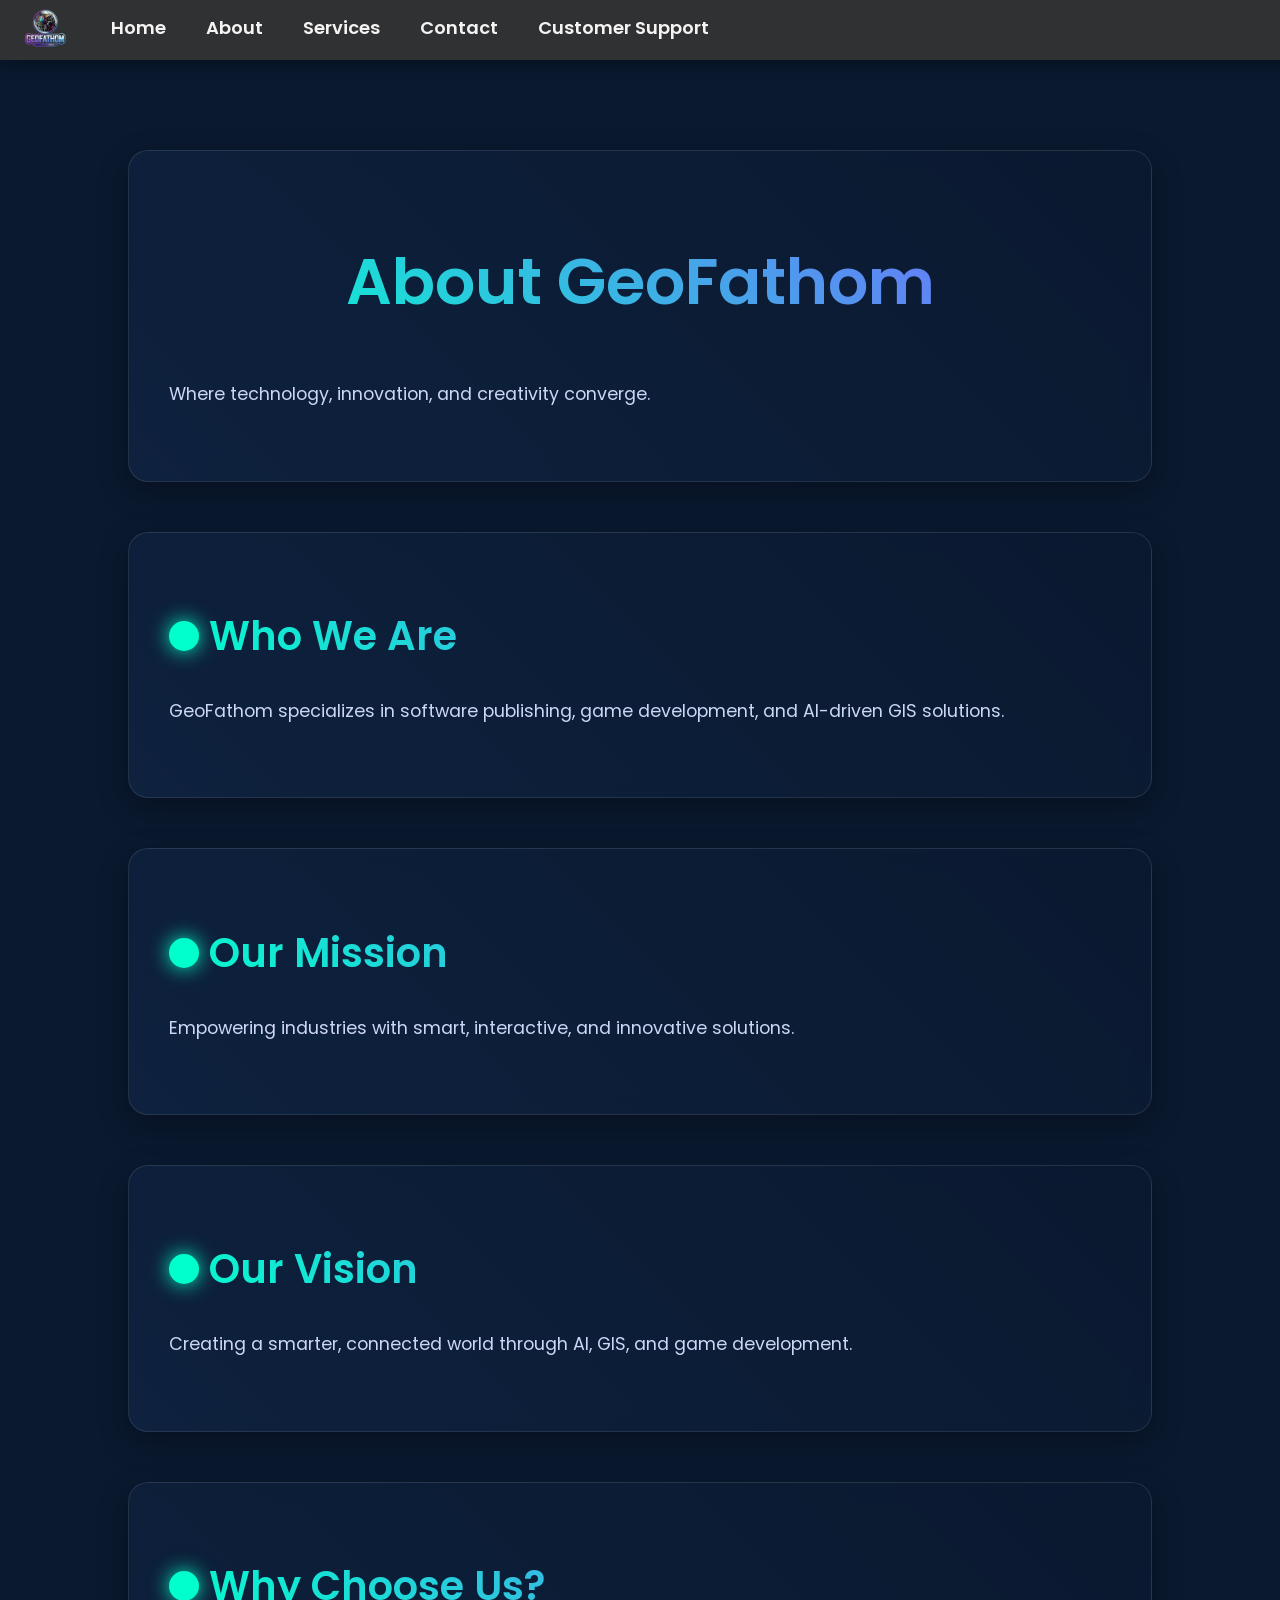
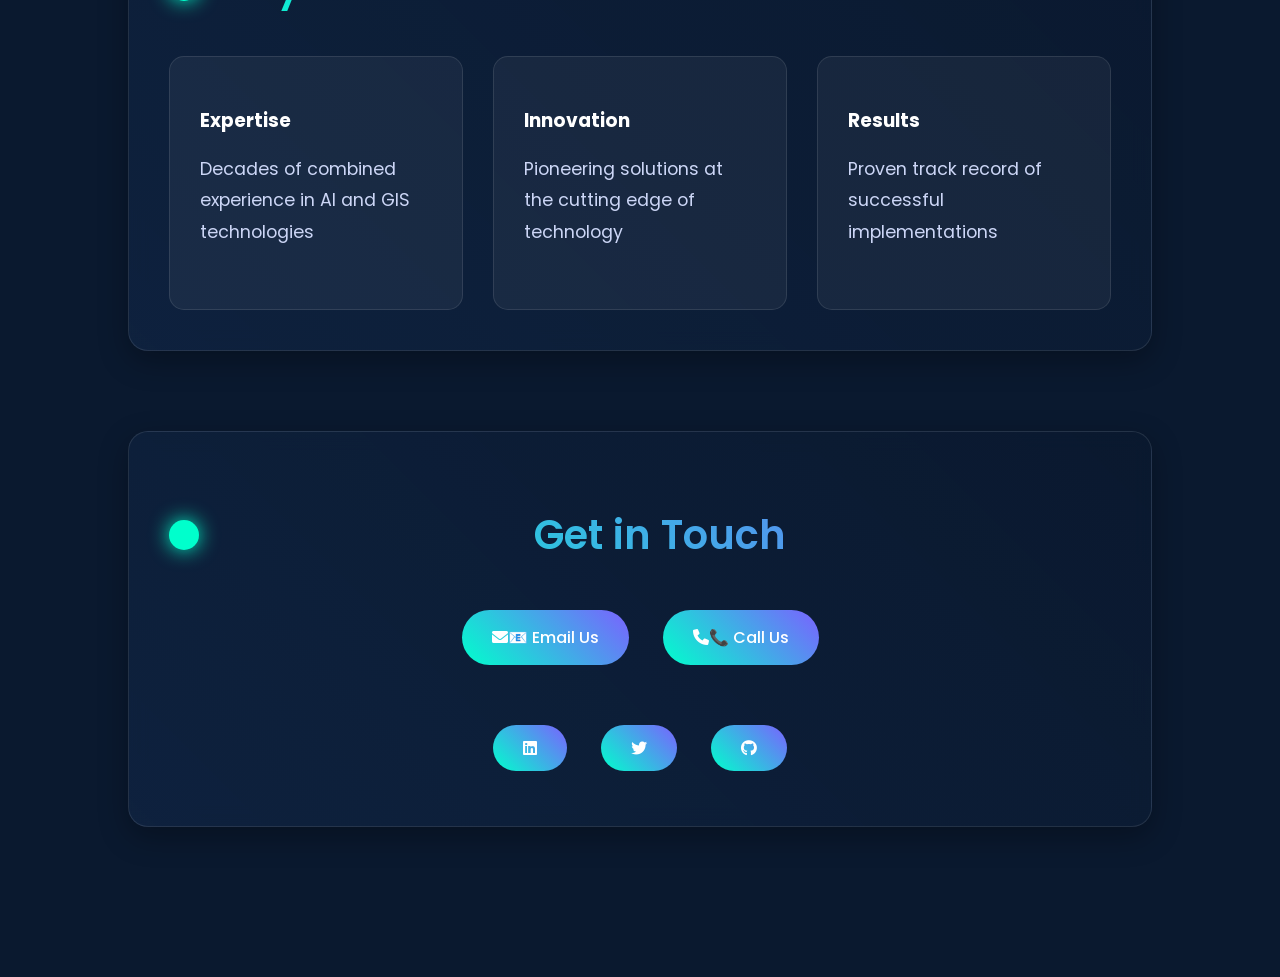
<file: about/index.html>
<!DOCTYPE html>
<html lang="en">
<head>
    <meta charset="UTF-8">
    <meta name="viewport" content="width=device-width, initial-scale=1.0">
    <title>About Us - GeoFathom</title>
    <link rel="stylesheet" href="https://cdnjs.cloudflare.com/ajax/libs/font-awesome/6.0.0/css/all.min.css">
    <link href="https://fonts.googleapis.com/css2?family=Poppins:wght@300;400;600&display=swap" rel="stylesheet">
    <script src="https://code.jquery.com/jquery-3.6.0.min.js"></script>
    <link rel="stylesheet" href="/src/assets/css/styles.css">
    <link rel="stylesheet" href="/src/assets/css/about.css"> 
</head>
<body>
    <canvas id="bgCanvas"></canvas>
     <!-- Navigation Bar -->
     <div id="navbar">
        <div class="nav-container">
            <img src="/src/assets/images/logo.png"   alt="">
            <a href="/" class="nav-link">Home</a>
            <a href="/about/" class="nav-link">About</a>
            <a href="/services/" class="nav-link">Services</a>
            <a href="/contact/" class="nav-link">Contact</a>
            <a href="/customer/contact/" class="nav-link">Customer Support</a>
        </div>
    </div>
    <div class="container">
        <div class="section visible">
            <h1>About GeoFathom</h1>
            <p class="tagline">Where technology, innovation, and creativity converge.</p>
        </div>

        <div class="section visible">
            <h2>Who We Are</h2>
            <p>GeoFathom specializes in software publishing, game development, and AI-driven GIS solutions.</p>
        </div>

        <div class="section visible">
            <h2>Our Mission</h2>
            <p>Empowering industries with smart, interactive, and innovative solutions.</p>
        </div>

        <div class="section visible">
            <h2>Our Vision</h2>
            <p>Creating a smarter, connected world through AI, GIS, and game development.</p>
        </div>

        <div class="section visible">
            <h2>Why Choose Us?</h2>
            <div class="grid">
                <div class="card">
                    <h3>Expertise</h3>
                    <p>Decades of combined experience in AI and GIS technologies</p>
                </div>
                <div class="card">
                    <h3>Innovation</h3>
                    <p>Pioneering solutions at the cutting edge of technology</p>
                </div>
                <div class="card">
                    <h3>Results</h3>
                    <p>Proven track record of successful implementations</p>
                </div>
            </div>
        </div>

        <div class="section contact visible">
            <h2>Get in Touch</h2>
            <a href="mailto:info@geofathom.com">
                <i class="fas fa-envelope"></i>
                📧 Email Us
            </a>
            <a href="tel:+923251185046">
                <i class="fas fa-phone"></i>
                📞 Call Us
            </a>
            <div class="socials" style="margin-top: 30px;">
                <a href="#" class="social-icon"><i class="fab fa-linkedin"></i></a>
                <a href="#" class="social-icon"><i class="fab fa-twitter"></i></a>
                <a href="#" class="social-icon"><i class="fab fa-github"></i></a>
            </div>
        </div>
    </div>

    
</body>
</html>
</file>
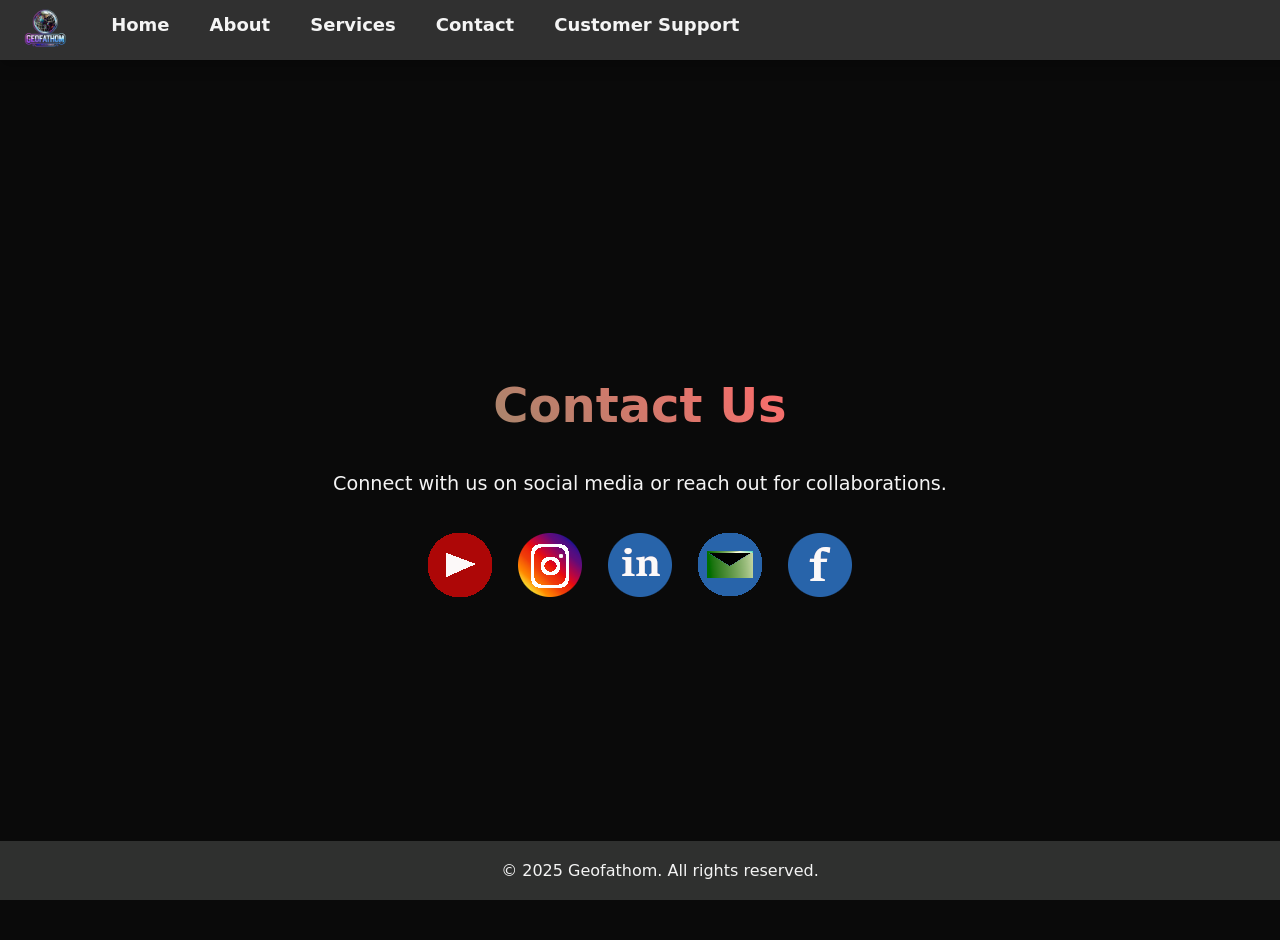
<file: contact/index.html>
<!DOCTYPE html>
<html lang="en">
<head>
    <meta charset="UTF-8">
    <meta name="viewport" content="width=device-width, initial-scale=1.0">
    <title>Contact Us - Geofathom</title>
    <link rel="stylesheet" href="/src/assets/css/styles.css">
    <link rel="stylesheet" href="/src/assets/css/contact.css">
</head>
<body>
    <!-- Navigation Bar -->
    <div id="navbar">
        <div class="nav-container">
            <img src="/src/assets/images/logo.png"   alt="">
            <a href="/" class="nav-link">Home</a>
            <a href="/about/" class="nav-link">About</a>
            <a href="/services/" class="nav-link">Services</a>
            <a href="/contact/" class="nav-link">Contact</a>
            <a href="/customer/contact/" class="nav-link">Customer Support</a>
        </div>
    </div>

    <!-- Contact Section -->
    <div class="contact-section">
        <h1>Contact Us</h1>
        <p>Connect with us on social media or reach out for collaborations.</p>
        <div class="social-links">
            <a href="https://www.youtube.com/@GeoFathom" class="social-link" target="_blank"><img src="/src/assets/Icons/youtube.png" alt=""></a> <!-- YouTube -->
            <a href="https://www.instagram.com/geofathom" class="social-link" target="_blank"><img src="/src/assets/Icons/instagram.png" alt=""></a> <!-- Instagram -->
            <a href="https://linkedin.com/company/geofathom-smc-private-limited" class="social-link" target="_blank"><img src="/src/assets/Icons/linkedin.png" alt=""></a> <!-- LinkedIn -->
            <a href="mailto:info@geofathom.com" class="social-link" target="_blank"><img src="/src/assets/Icons/Mail.png" alt=""></a> <!-- Email -->
            <a href="https://www.facebook.com/geofathomofficialpage" class="social-link" target="_blank"><img src="/src/assets/Icons/Facebook.png" alt=""></a> <!-- Facebook -->
        </div>
    </div>

    <!-- Footer -->
    <div class="footer">
        &copy; 2025 Geofathom. All rights reserved.
    </div>

    <!-- Canvas for Background Animation -->
    <canvas id="canvas1"></canvas>
</body>
</html>
</file>
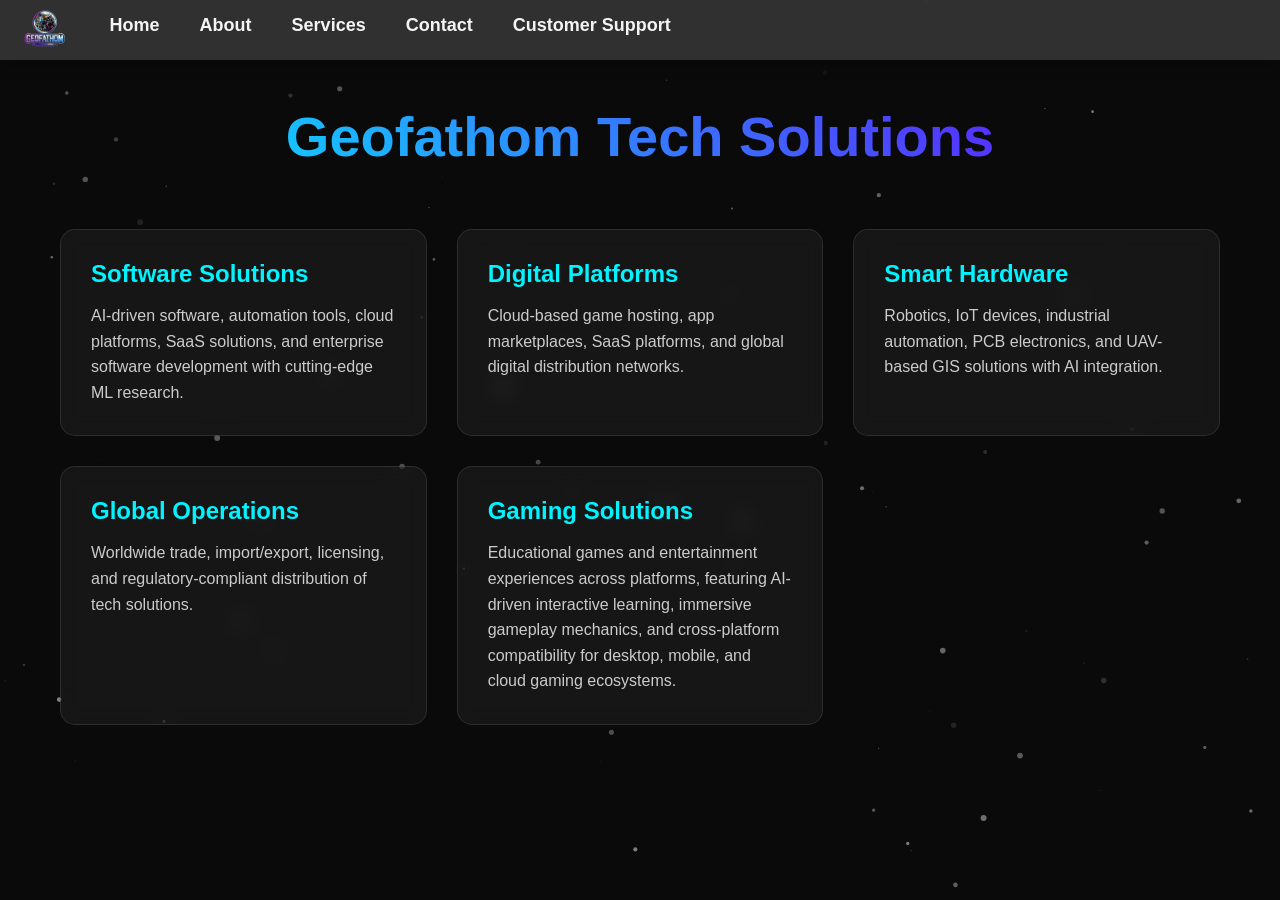
<file: services/index.html>
<!DOCTYPE html>
<html lang="en">
<head>
    <meta charset="UTF-8">
    <meta name="viewport" content="width=device-width, initial-scale=1.0">
    <title>Tech Solutions - Next-Gen Innovation</title>
    <script src="https://code.jquery.com/jquery-3.6.0.min.js"></script>
    <link rel="stylesheet" href="/src/assets/css/styles.css">
    <link rel="stylesheet" href="/src/assets/css/services.css">
</head>
<body>
     <!-- Navigation Bar --> 
     <div id="navbar">
        <div class="nav-container">
            <img src="/src/assets/images/logo.png"   alt="">
            <a href="/" class="nav-link">Home</a>
            <a href="/about/" class="nav-link">About</a>
            <a href="/services/" class="nav-link">Services</a>
            <a href="/contact/" class="nav-link">Contact</a>
            <a href="/customer/contact/" class="nav-link">Customer Support</a>
        </div>
    </div>
    <canvas class="canvas-bg" id="canvas"></canvas>

    <div class="container">
        <div class="section-header">
            <h1>Geofathom Tech Solutions</h1>
        </div>

        <div class="service-grid">
            <!-- Software Solutions -->
            <div class="service-card gradient-border">
                <h2>Software Solutions</h2>
                <p>AI-driven software, automation tools, cloud platforms, SaaS solutions, and enterprise software development with cutting-edge ML research.</p>
            </div>

            <!-- Digital Distribution -->
            <div class="service-card gradient-border">
                <h2>Digital Platforms</h2>
                <p>Cloud-based game hosting, app marketplaces, SaaS platforms, and global digital distribution networks.</p>
            </div>

            <!-- Hardware & IoT -->
            <div class="service-card gradient-border">
                <h2>Smart Hardware</h2>
                <p>Robotics, IoT devices, industrial automation, PCB electronics, and UAV-based GIS solutions with AI integration.</p>
            </div>

            <!-- Global Trade -->
            <div class="service-card gradient-border">
                <h2>Global Operations</h2>
                <p>Worldwide trade, import/export, licensing, and regulatory-compliant distribution of tech solutions.</p>
            </div>

            <!-- Gaming Solutions -->
<div class="service-card gradient-border">
    <h2>Gaming Solutions</h2>
    <p>Educational games and entertainment experiences across platforms, featuring AI-driven interactive learning, immersive gameplay mechanics, and cross-platform compatibility for desktop, mobile, and cloud gaming ecosystems.</p>
</div>
        </div>
    </div>

    <script>
        // Canvas Background Animation
        const canvas = document.getElementById('canvas');
        const ctx = canvas.getContext('2d');
        
        function resizeCanvas() {
            canvas.width = window.innerWidth;
            canvas.height = window.innerHeight;
        }
        
        window.addEventListener('resize', resizeCanvas);
        resizeCanvas();

        // Particle System
        class Particle {
            constructor() {
                this.reset();
            }

            reset() {
                this.x = Math.random() * canvas.width;
                this.y = Math.random() * canvas.height;
                this.vx = (Math.random() - 0.5) * 0.5;
                this.vy = (Math.random() - 0.5) * 0.5;
                this.radius = Math.random() * 3;
                this.alpha = Math.random() * 0.5;
            }

            draw() {
                ctx.fillStyle = `rgba(255, 255, 255, ${this.alpha})`;
                ctx.beginPath();
                ctx.arc(this.x, this.y, this.radius, 0, Math.PI * 2);
                ctx.fill();
            }

            update() {
                this.x += this.vx;
                this.y += this.vy;
                
                if (this.x < 0 || this.x > canvas.width || 
                    this.y < 0 || this.y > canvas.height) {
                    this.reset();
                }
            }
        }

        const particles = Array(100).fill().map(() => new Particle());

        function animate() {
            ctx.fillStyle = '#0a0a0a';
            ctx.fillRect(0, 0, canvas.width, canvas.height);

            particles.forEach(particle => {
                particle.update();
                particle.draw();
            });

            requestAnimationFrame(animate);
        }
        animate();

        // Scroll Animations
        $(document).ready(function() {
            $(window).scroll(function() {
                $('.section-header').each(function() {
                    if ($(this).offset().top < $(window).scrollTop() + $(window).height() - 100) {
                        $(this).addClass('active');
                    }
                });

                $('.service-card').each(function(i) {
                    if ($(this).offset().top < $(window).scrollTop() + $(window).height() - 100) {
                        setTimeout(() => {
                            $(this).addClass('active');
                        }, i * 200);
                    }
                });
            }).scroll();
        });

        // Hover Effect
        $('.service-card').hover(
            function() {
                $(this).css('transform', 'translateY(-10px)');
            },
            function() {
                $(this).css('transform', 'translateY(0)');
            }
        );
    </script>
</body>
</html>
</file>
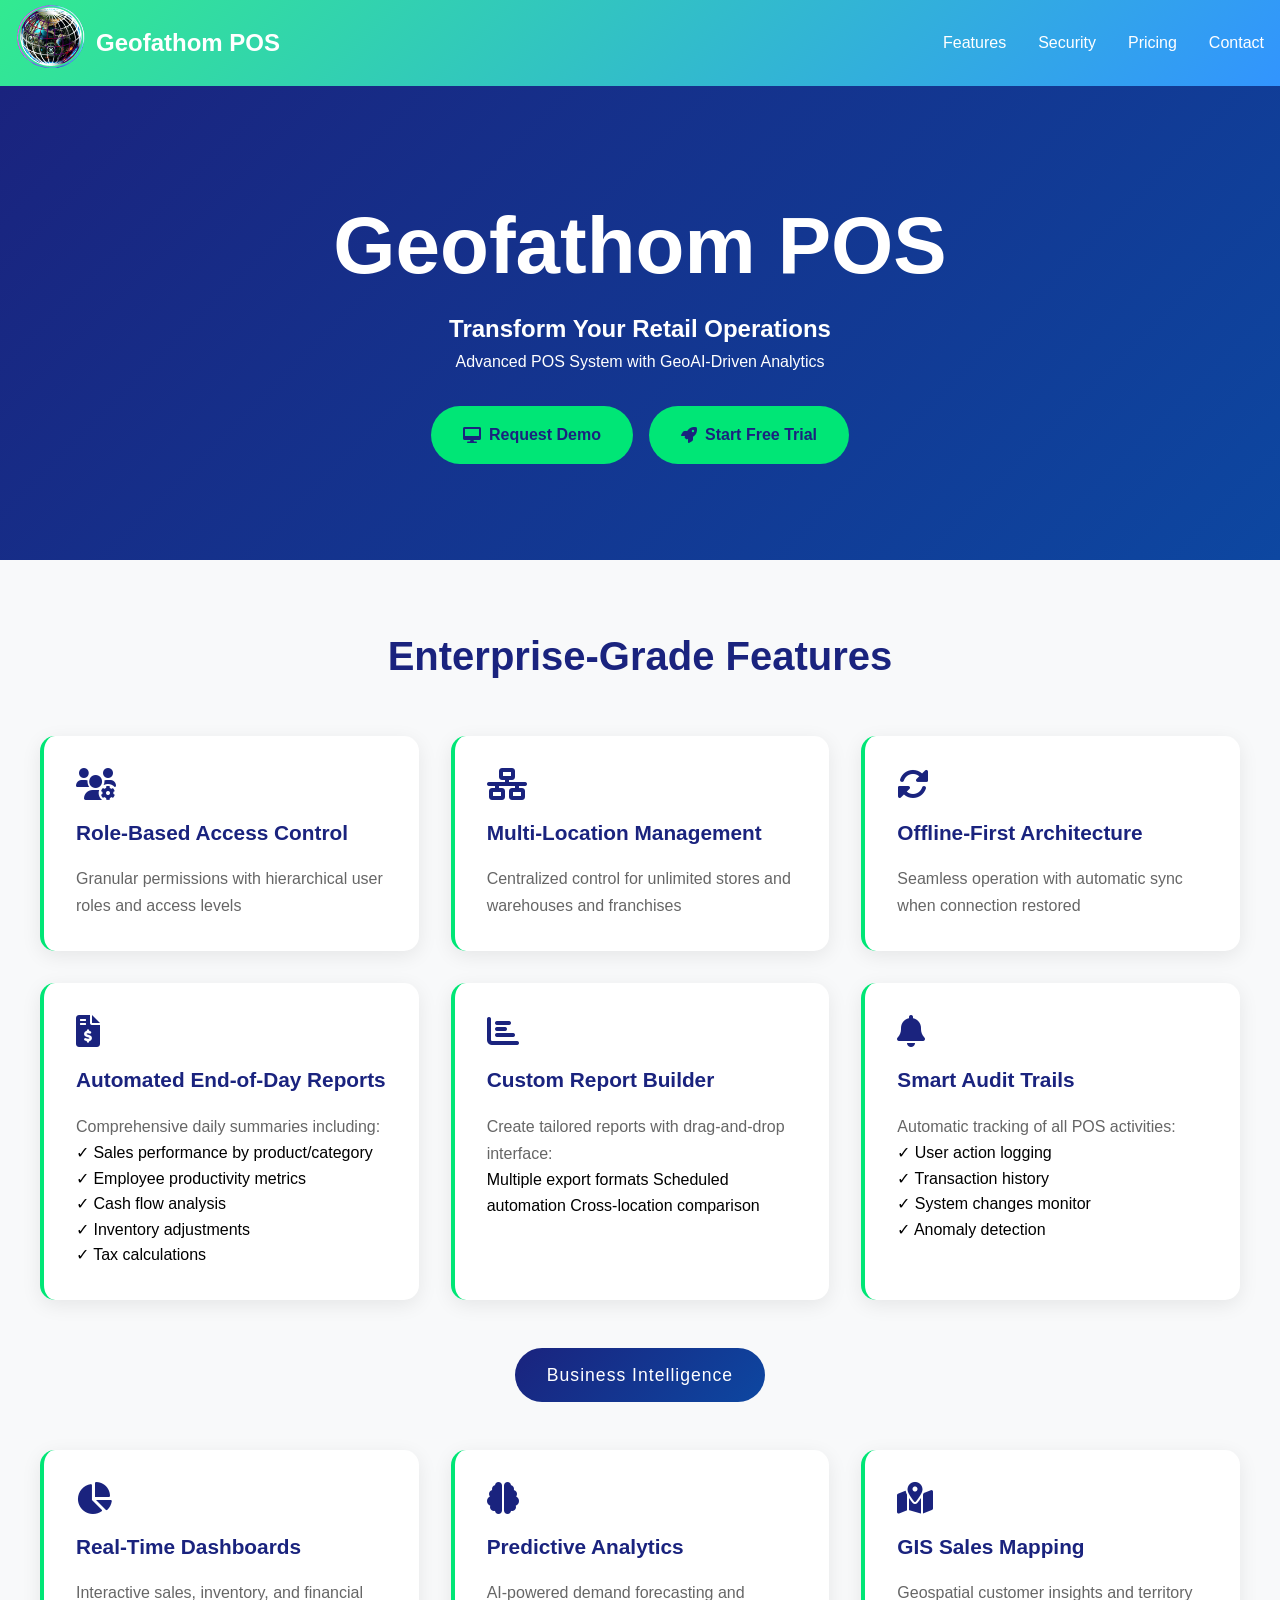
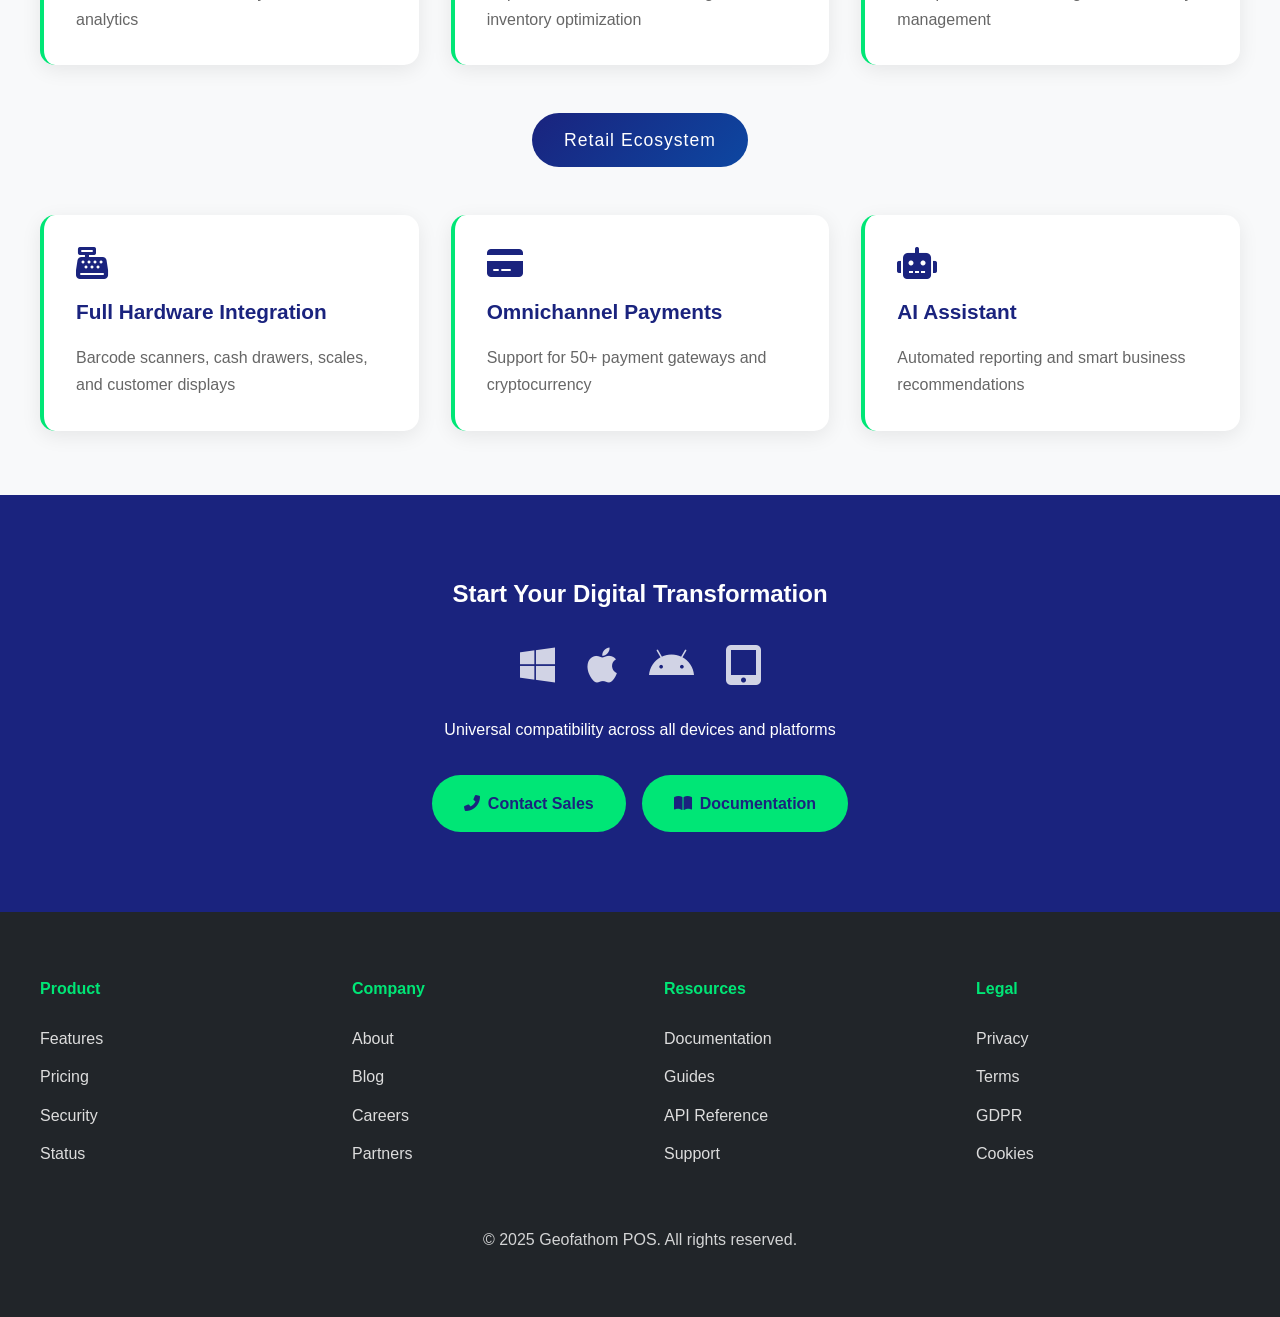
<file: store/geofathompos/index.html>
<!DOCTYPE html>
<html lang="en">
<head>
    <meta charset="UTF-8">
    <meta name="viewport" content="width=device-width, initial-scale=1.0">
    <title>Geofathom POS - Intelligent Retail Management System</title>
    <link rel="stylesheet" href="https://cdnjs.cloudflare.com/ajax/libs/font-awesome/6.0.0/css/all.min.css">
    <style>
        :root {
            --primary: #1a237e;
            --secondary: #00e676;
            --accent: #0d47a1;
            --light: #f8f9fa;
            --dark: #212529;
        }

        * {
            margin: 0;
            padding: 0;
            box-sizing: border-box;
            font-family: 'Segoe UI', Tahoma, Geneva, Verdana, sans-serif;
        }

        body {
            background-color: var(--light);
            line-height: 1.6;
        }

        .navbar {
            background: linear-gradient(135deg, rgba(0,230,118, 0.8),  rgba(0, 123, 255, 0.8)); 
            padding: 0.1rem 1rem;
            color: white;
            display: flex;
            justify-content: space-between;
            align-items: center;
            position: sticky;
            top: 0;
            z-index: 1000; 
            backdrop-filter: blur(10px); /* Optional: adds a nice blur effect */

        }
        .navbar #logo_appName{
            display: flex;
            flex-direction: row;
            align-items: center;
            font-size: auto;
        }

        .logo-img {
            height: 70px; /* Adjust size as needed */
            width: auto;
            margin-right: 10px;
        }

        .logo {
            font-size: 1.8rem;
            font-weight: 700;
            letter-spacing: 1px;
        }

        .nav-links {
            display: flex;
            gap: 2rem;
        }

        .nav-links a {
            color: white;
            text-decoration: none;
            font-weight: 500;
            transition: opacity 0.3s;
        }

        .nav-links a:hover {
            opacity: 0.8;
        }

        .hero {
            padding: 6rem 2rem;
            background: linear-gradient(135deg, var(--primary), var(--accent));
            color: white;
            text-align: center;
        }

        .hero #appName{
            font-size: 5rem;
        }

        .hero img {
            max-width: 400px;
            width: 100%;
            height: auto;
            margin-bottom: 2rem;
        }

        .cta-buttons {
            margin-top: 2rem;
            display: flex;
            gap: 1rem;
            justify-content: center;
            flex-wrap: wrap;
        }

        .btn {
            padding: 1rem 2rem;
            border-radius: 30px;
            text-decoration: none;
            font-weight: 600;
            transition: all 0.3s;
            display: inline-flex;
            align-items: center;
            gap: 0.5rem;
        }

        .btn-primary {
            background: var(--secondary);
            color: var(--primary);
        }

        .btn-primary:hover {
            transform: translateY(-2px);
            box-shadow: 0 5px 15px rgba(0,230,118,0.3);
        }

        .features {
            padding: 4rem 2rem;
        }

        .feature-section-title {
            text-align: center;
            margin-bottom: 3rem;
            font-size: 2.5rem;
            color: var(--primary);
        }

        .category-badge {
            background: linear-gradient(135deg, var(--primary), var(--accent));
            color: white;
            padding: 0.8rem 2rem;
            border-radius: 30px;
            margin: 3rem auto;
            width: fit-content;
            font-size: 1.1rem;
            letter-spacing: 1px;
        }

        .feature-grid {
            display: grid;
            grid-template-columns: repeat(auto-fit, minmax(300px, 1fr));
            gap: 2rem;
            max-width: 1200px;
            margin: 0 auto;
        }

        .feature-item {
            background: white;
            padding: 2rem;
            border-radius: 15px;
            box-shadow: 0 5px 20px rgba(0,0,0,0.08);
            transition: all 0.3s;
            border-left: 4px solid var(--secondary);
        }

        .feature-item:hover {
            transform: translateY(-5px);
            box-shadow: 0 10px 25px rgba(0,0,0,0.12);
        }

        .feature-icon {
            font-size: 2rem;
            color: var(--primary);
            margin-bottom: 1rem;
        }

        .feature-text h3 {
            color: var(--primary);
            margin-bottom: 1rem;
            font-size: 1.3rem;
        }

        .feature-text p {
            color: #666;
            line-height: 1.7;
        }

        .cta-section {
            padding: 5rem 2rem;
            background: var(--primary);
            color: white;
            text-align: center;
        }

        .platform-support {
            display: flex;
            justify-content: center;
            gap: 2rem;
            margin: 2rem 0;
            flex-wrap: wrap;
        }

        .platform-support i {
            font-size: 2.5rem;
            opacity: 0.8;
            transition: all 0.3s;
        }

        .platform-support i:hover {
            opacity: 1;
            transform: scale(1.1);
        }

        footer {
            background: var(--dark);
            color: white;
            padding: 4rem 2rem;
        }

        .footer-content {
            max-width: 1200px;
            margin: 0 auto;
            display: grid;
            grid-template-columns: repeat(auto-fit, minmax(250px, 1fr));
            gap: 3rem;
        }

        .footer-section h4 {
            margin-bottom: 1.5rem;
            color: var(--secondary);
        }

        .footer-section a {
            color: #ddd;
            text-decoration: none;
            display: block;
            margin-bottom: 0.8rem;
            transition: color 0.3s;
        }

        .footer-section a:hover {
            color: var(--secondary);
        }

        @media (max-width: 768px) {
            .nav-links {
                display: none;
            }
            
            .hero h1 {
                font-size: 1.5rem;
            }

            .hero #appName{
                font-size: 3rem;
            }
            
            .feature-section-title {
                font-size: 2rem;
            }
        }
    </style>
</head>
<body>
    <nav class="navbar">
        <div id="logo_appName">
            <div class="logo">
                <img src="/src/assets/images/logo circular.png" alt="Geofathom Logo" class="logo-img">
            </div>
            <h1>Geofathom POS</h1>
        </div>
      
        <div class="nav-links">
            <a href="#features">Features</a>
            <a href="#security">Security</a>
            <a href="#pricing">Pricing</a>
            <a href="#contact">Contact</a>
        </div>
    </nav>

    <section class="hero"> 
        <h1 id="appName">Geofathom POS</h1> 
        <h1>Transform Your Retail Operations</h1>
        <p>Advanced POS System with GeoAI-Driven Analytics</p>
        <div class="cta-buttons">
            <a href="#demo" class="btn btn-primary">
                <i class="fas fa-desktop"></i> Request Demo
            </a>
            <a href="#trial" class="btn btn-primary">
                <i class="fas fa-rocket"></i> Start Free Trial
            </a>
        </div>
    </section>

 

    <section class="features" id="features">
        <h2 class="feature-section-title">Enterprise-Grade Features</h2> 
        <div class="feature-grid">
            <div class="feature-item">
                <i class="fas fa-users-cog feature-icon"></i>
                <div class="feature-text">
                    <h3>Role-Based Access Control</h3>
                    <p>Granular permissions with hierarchical user roles and access levels</p>
                </div>
            </div>
            <div class="feature-item">
                <i class="fas fa-network-wired feature-icon"></i>
                <div class="feature-text">
                    <h3>Multi-Location Management</h3>
                    <p>Centralized control for unlimited stores and warehouses and franchises</p>
                </div>
            </div>
            <div class="feature-item">
                <i class="fas fa-sync-alt feature-icon"></i>
                <div class="feature-text">
                    <h3>Offline-First Architecture</h3>
                    <p>Seamless operation with automatic sync when connection restored</p>
                </div>
            </div>
 
                <div class="feature-item">
                    <i class="fas fa-file-invoice-dollar feature-icon"></i>
                    <div class="feature-text">
                        <h3>Automated End-of-Day Reports</h3>
                        <p>Comprehensive daily summaries including:
                            <ul style="list-style: none; padding-left: 0;">
                                <li>✓ Sales performance by product/category</li>
                                <li>✓ Employee productivity metrics</li>
                                <li>✓ Cash flow analysis</li>
                                <li>✓ Inventory adjustments</li>
                                <li>✓ Tax calculations</li>
                            </ul>
                        </p>
                    </div>
                </div>
                <div class="feature-item">
                    <i class="fas fa-chart-bar feature-icon"></i>
                    <div class="feature-text">
                        <h3>Custom Report Builder</h3>
                        <p>Create tailored reports with drag-and-drop interface:
                            <div class="report-features">
                                <span class="report-badge">Multiple export formats</span>
                                <span class="report-badge">Scheduled automation</span>
                                <span class="report-badge">Cross-location comparison</span>
                            </div>
                        </p>
                    </div>
                </div>
                <div class="feature-item">
                    <i class="fas fa-bell feature-icon"></i>
                    <div class="feature-text">
                        <h3>Smart Audit Trails</h3>
                        <p>Automatic tracking of all POS activities:
                            <ul style="list-style: none; padding-left: 0;">
                                <li>✓ User action logging</li>
                                <li>✓ Transaction history</li>
                                <li>✓ System changes monitor</li>
                                <li>✓ Anomaly detection</li>
                            </ul>
                        </p>
                    </div>
                </div> 

        </div>

        <div class="category-badge">Business Intelligence</div>
        <div class="feature-grid">
            <div class="feature-item">
                <i class="fas fa-chart-pie feature-icon"></i>
                <div class="feature-text">
                    <h3>Real-Time Dashboards</h3>
                    <p>Interactive sales, inventory, and financial analytics</p>
                </div>
            </div>
            <div class="feature-item">
                <i class="fas fa-brain feature-icon"></i>
                <div class="feature-text">
                    <h3>Predictive Analytics</h3>
                    <p>AI-powered demand forecasting and inventory optimization</p>
                </div>
            </div>
            <div class="feature-item">
                <i class="fas fa-map-marked-alt feature-icon"></i>
                <div class="feature-text">
                    <h3>GIS Sales Mapping</h3>
                    <p>Geospatial customer insights and territory management</p>
                </div>
            </div>
        </div>

        <div class="category-badge">Retail Ecosystem</div>
        <div class="feature-grid">
            <div class="feature-item">
                <i class="fas fa-cash-register feature-icon"></i>
                <div class="feature-text">
                    <h3>Full Hardware Integration</h3>
                    <p>Barcode scanners, cash drawers, scales, and customer displays</p>
                </div>
            </div>
            <div class="feature-item">
                <i class="fas fa-credit-card feature-icon"></i>
                <div class="feature-text">
                    <h3>Omnichannel Payments</h3>
                    <p>Support for 50+ payment gateways and cryptocurrency</p>
                </div>
            </div>
            <div class="feature-item">
                <i class="fas fa-robot feature-icon"></i>
                <div class="feature-text">
                    <h3>AI Assistant</h3>
                    <p>Automated reporting and smart business recommendations</p>
                </div>
            </div>
        </div>
    </section>

    <section class="cta-section">
        <h2>Start Your Digital Transformation</h2>
        <div class="platform-support">
            <i class="fab fa-windows" title="Windows"></i>
            <i class="fab fa-apple" title="macOS"></i>
            <i class="fab fa-android" title="Android"></i>
            <i class="fas fa-tablet-alt" title="iPad"></i> 
        </div>
        <p>Universal compatibility across all devices and platforms</p>
        <div class="cta-buttons" style="margin-top: 2rem;">
            <a href="#contact" class="btn btn-primary">
                <i class="fas fa-phone-alt"></i> Contact Sales
            </a>
            <a href="#docs" class="btn btn-primary">
                <i class="fas fa-book-open"></i> Documentation
            </a>
        </div>
    </section>

    <footer>
        <div class="footer-content">
            <div class="footer-section">
                <h4>Product</h4>
                <a href="#features">Features</a>
                <a href="#pricing">Pricing</a>
                <a href="#security">Security</a>
                <a href="#status">Status</a>
            </div>
            <div class="footer-section">
                <h4>Company</h4>
                <a href="#about">About</a>
                <a href="#blog">Blog</a>
                <a href="#careers">Careers</a>
                <a href="#partners">Partners</a>
            </div>
            <div class="footer-section">
                <h4>Resources</h4>
                <a href="#docs">Documentation</a>
                <a href="#guides">Guides</a>
                <a href="#api">API Reference</a>
                <a href="#support">Support</a>
            </div>
            <div class="footer-section">
                <h4>Legal</h4>
                <a href="#privacy">Privacy</a>
                <a href="#terms">Terms</a>
                <a href="#gdpr">GDPR</a>
                <a href="#cookies">Cookies</a>
            </div>
        </div>
        <div class="footer-bottom" style="text-align: center; margin-top: 3rem; opacity: 0.8;">
            <p>© 2025 Geofathom POS. All rights reserved.</p>
        </div>
    </footer>
</body>
</html>
</file>
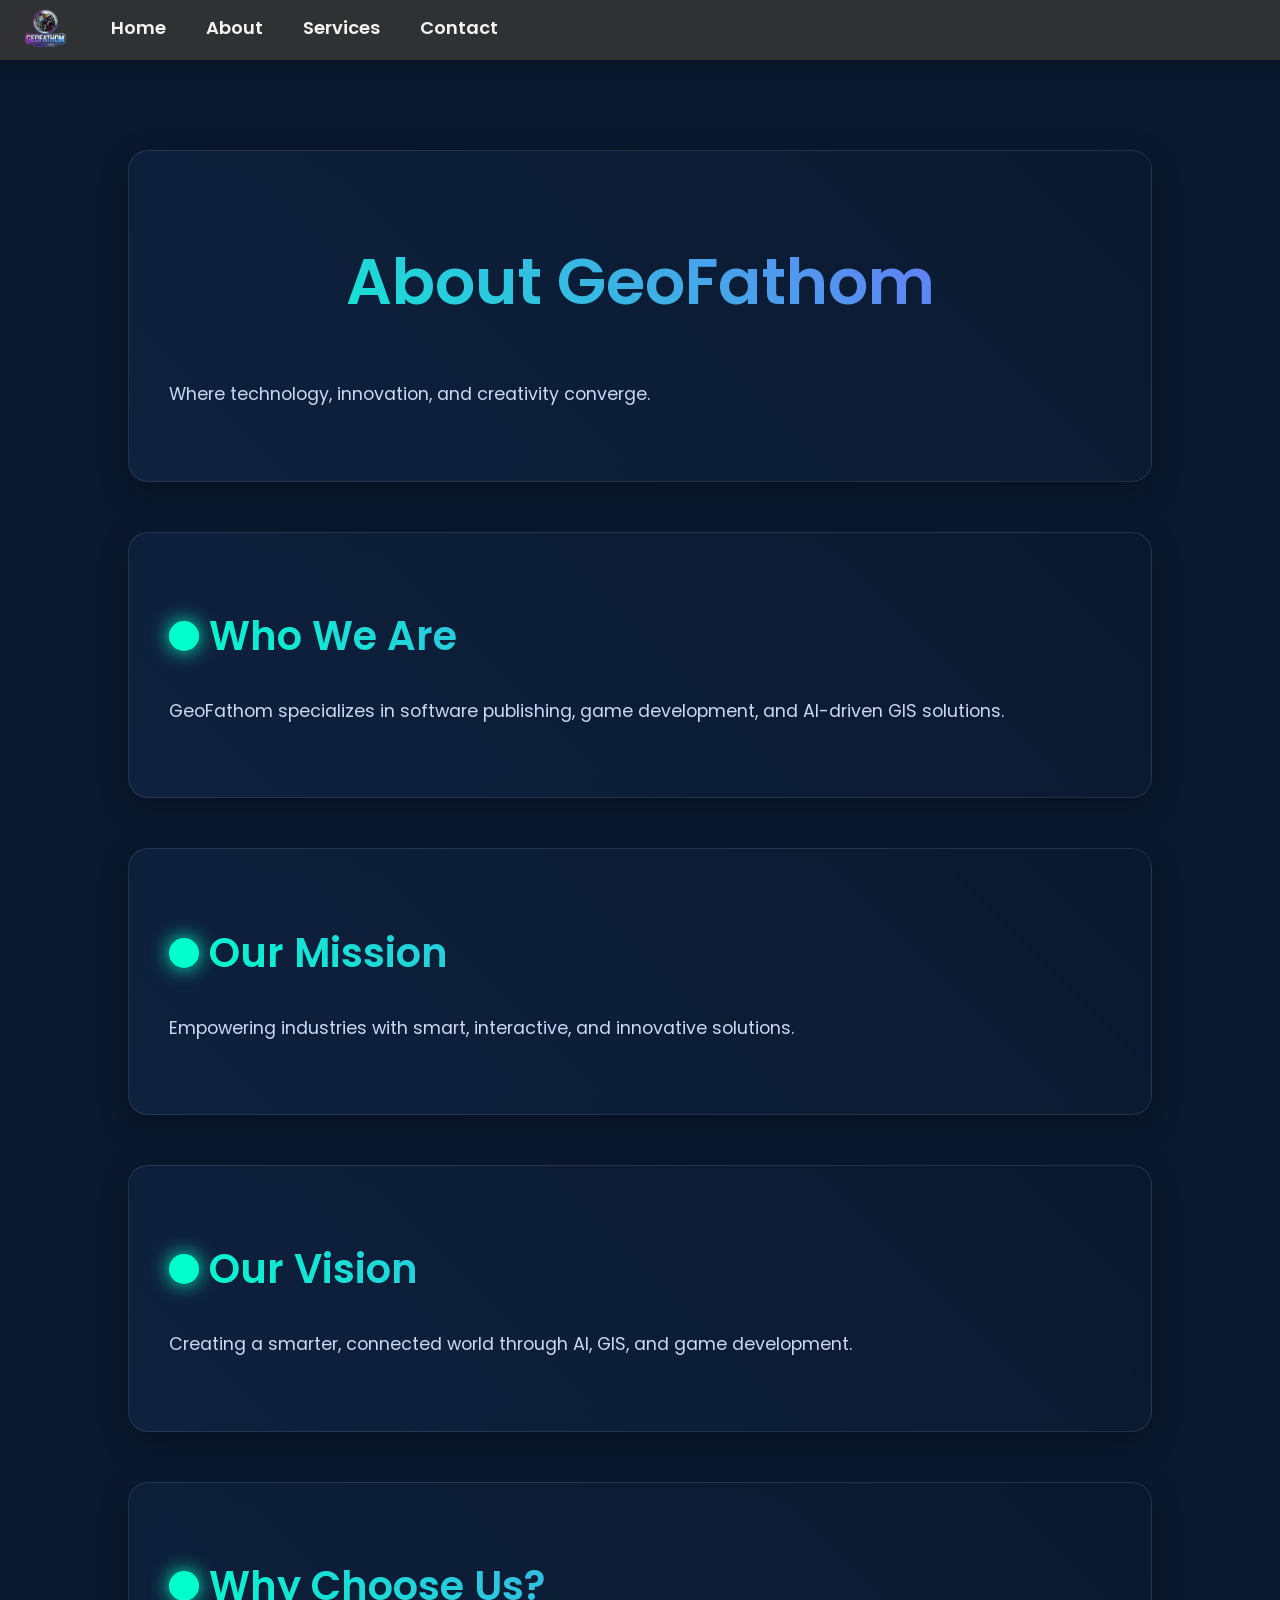
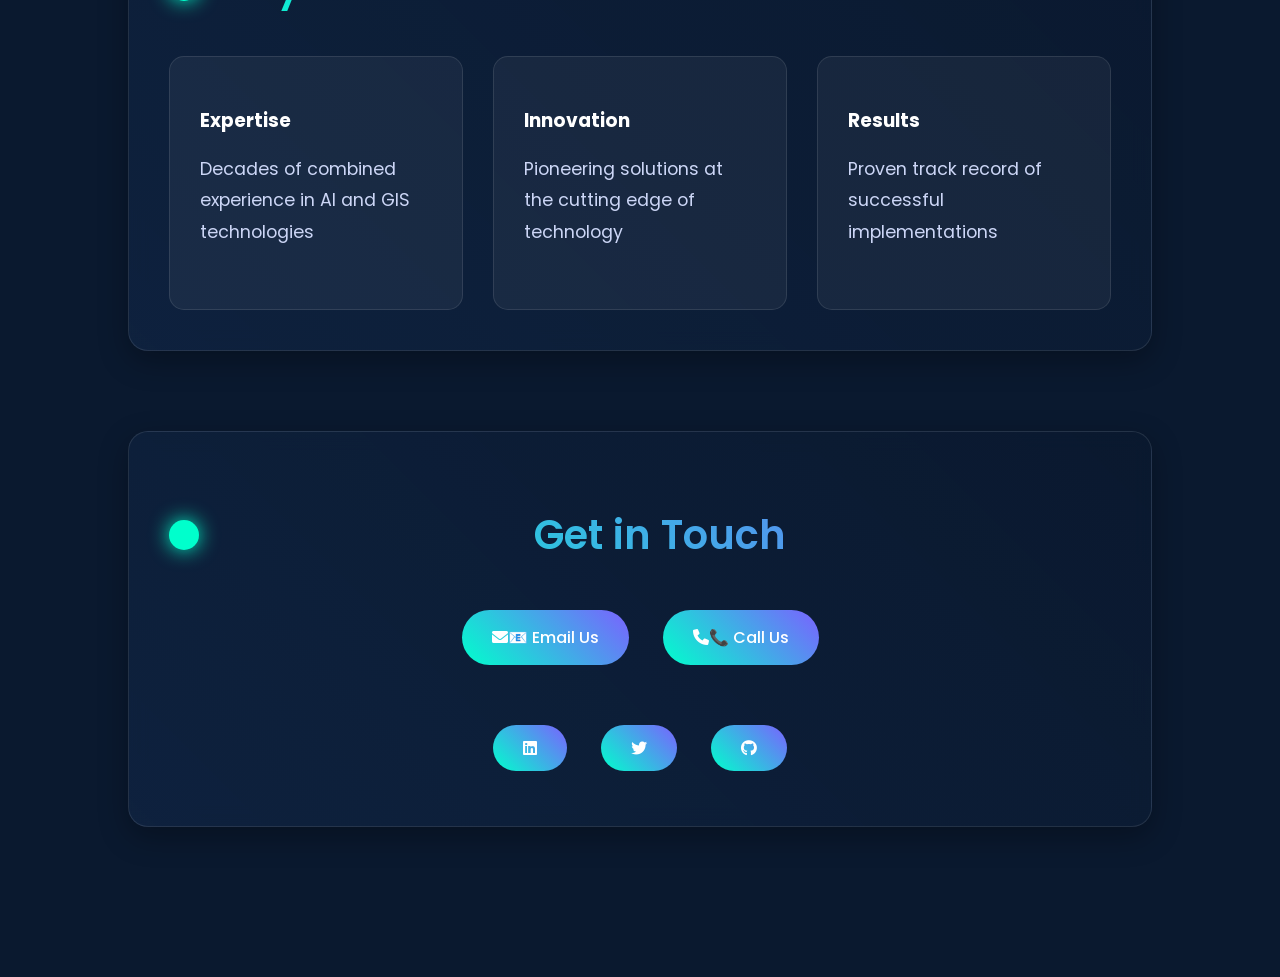
<file: about.html>
<!DOCTYPE html>
<html lang="en">
<head>
    <meta charset="UTF-8">
    <meta name="viewport" content="width=device-width, initial-scale=1.0">
    <title>About Us - GeoFathom</title>
    <link rel="stylesheet" href="https://cdnjs.cloudflare.com/ajax/libs/font-awesome/6.0.0/css/all.min.css">
    <link href="https://fonts.googleapis.com/css2?family=Poppins:wght@300;400;600&display=swap" rel="stylesheet">
    <script src="https://code.jquery.com/jquery-3.6.0.min.js"></script>
    <link rel="stylesheet" href="/src/assets/css/styles.css">
    <link rel="stylesheet" href="/src/assets/css/about.css">
</head>
<body>
    <canvas id="bgCanvas"></canvas>
     <!-- Navigation Bar -->
     <div id="navbar">
        <div class="nav-container">
            <img src="/src/assets/images/logo.png"   alt="">
            <a href="/index.html" class="nav-link">Home</a>
            <a href="/about.html" class="nav-link">About</a>
            <a href="/services.html" class="nav-link">Services</a>
            <a href="/customer/contact.html" class="nav-link">Contact</a>
        </div>
    </div>
    <div class="container">
        <div class="section visible">
            <h1>About GeoFathom</h1>
            <p class="tagline">Where technology, innovation, and creativity converge.</p>
        </div>

        <div class="section visible">
            <h2>Who We Are</h2>
            <p>GeoFathom specializes in software publishing, game development, and AI-driven GIS solutions.</p>
        </div>

        <div class="section visible">
            <h2>Our Mission</h2>
            <p>Empowering industries with smart, interactive, and innovative solutions.</p>
        </div>

        <div class="section visible">
            <h2>Our Vision</h2>
            <p>Creating a smarter, connected world through AI, GIS, and game development.</p>
        </div>

        <div class="section visible">
            <h2>Why Choose Us?</h2>
            <div class="grid">
                <div class="card">
                    <h3>Expertise</h3>
                    <p>Decades of combined experience in AI and GIS technologies</p>
                </div>
                <div class="card">
                    <h3>Innovation</h3>
                    <p>Pioneering solutions at the cutting edge of technology</p>
                </div>
                <div class="card">
                    <h3>Results</h3>
                    <p>Proven track record of successful implementations</p>
                </div>
            </div>
        </div>

        <div class="section contact visible">
            <h2>Get in Touch</h2>
            <a href="mailto:info@geofathom.com">
                <i class="fas fa-envelope"></i>
                📧 Email Us
            </a>
            <a href="tel:+923251185046">
                <i class="fas fa-phone"></i>
                📞 Call Us
            </a>
            <div class="socials" style="margin-top: 30px;">
                <a href="#" class="social-icon"><i class="fab fa-linkedin"></i></a>
                <a href="#" class="social-icon"><i class="fab fa-twitter"></i></a>
                <a href="#" class="social-icon"><i class="fab fa-github"></i></a>
            </div>
        </div>
    </div>

    
</body>
</html>
</file>
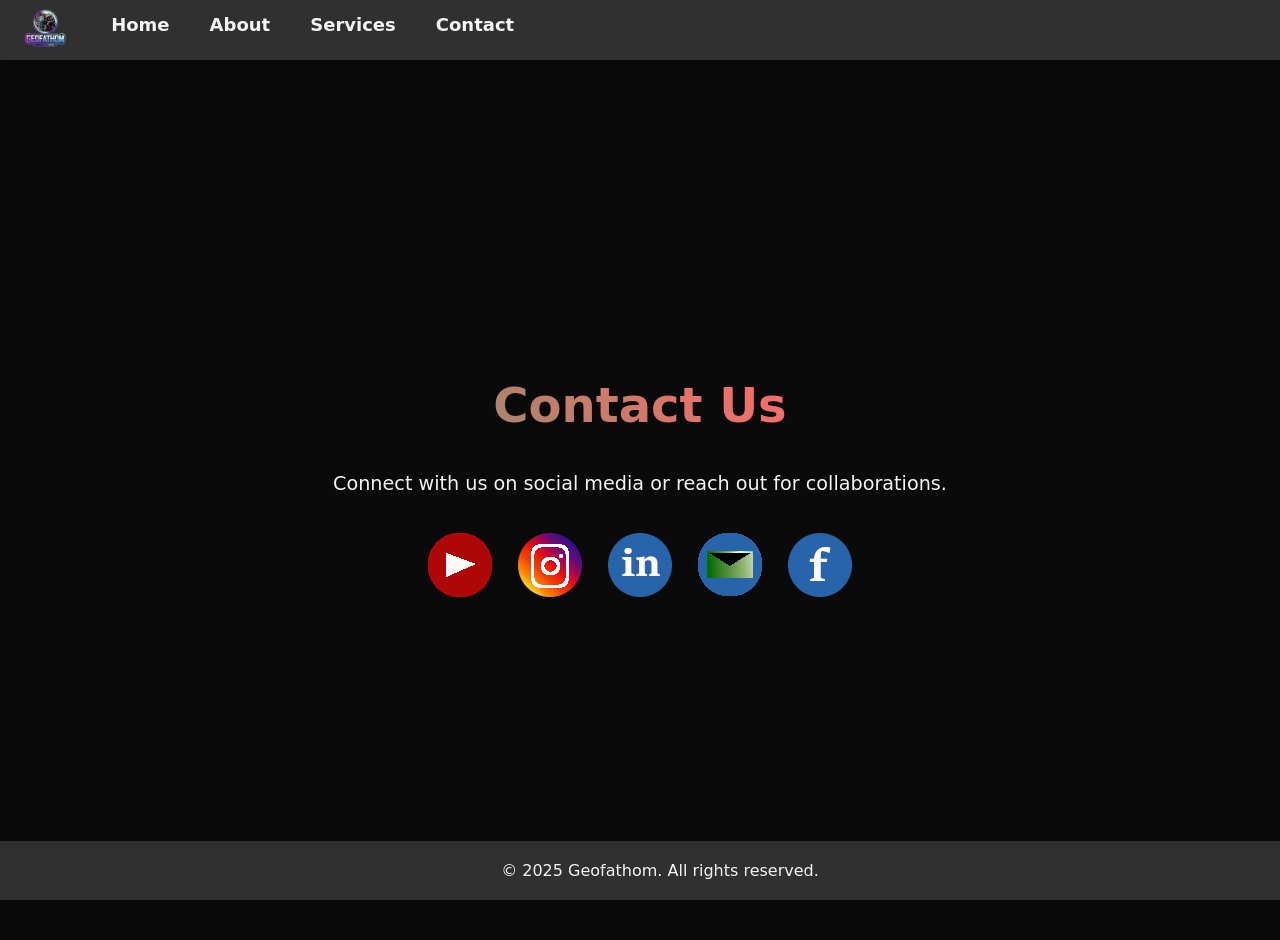
<file: contact.html>
<!DOCTYPE html>
<html lang="en">
<head>
    <meta charset="UTF-8">
    <meta name="viewport" content="width=device-width, initial-scale=1.0">
    <title>Contact Us - Geofathom</title>
    <link rel="stylesheet" href="styles.css">
    <style>
 

        /* Contact Section */
        .contact-section {
            display: flex;
            flex-direction: column;
            align-items: center;
            justify-content: center;
            min-height: 100vh;
            padding: 20px;
            text-align: center;
        }

        .contact-section h1 {
            font-size: 3rem;
            margin-bottom: 20px;
            background: linear-gradient(45deg, var(--primary), var(--accent));
            -webkit-background-clip: text;
            -webkit-text-fill-color: transparent;
        }

        .contact-section p {
            font-size: 1.2rem;
            color: var(--text-light);
            margin-bottom: 40px;
        }

        .social-links {
            display: flex;
            flex-direction: row;
            gap: 30px;
            flex-wrap: wrap;
            justify-content: center;
        }

        .social-link {
            display: flex;
            align-items: center;
            justify-content: center;
            width: 60px;
            height: 60px;
            background-color: rgba(255, 255, 255, 0.1);
            border-radius: 50%;
            transition: all 0.3s ease;
            text-decoration: none;
            color: var(--text-light);
            font-size: 24px;
        }

        .social-link:hover {
            background-color: var(--accent);
            transform: translateY(-5px);
            box-shadow: 0 10px 20px rgba(0, 0, 0, 0.3);
        }
 
        /* Responsive Design */
        @media (max-width: 768px) {
            .contact-section h1 {
                font-size: 2.5rem;
            }

            .contact-section p {
                font-size: 1rem;
            }

            .social-link {
                width: 50px;
                height: 50px;
                font-size: 20px;
            }
        }

        @media (max-width: 480px) {
            .contact-section h1 {
                font-size: 2rem;
            }

            .contact-section p {
                font-size: 0.9rem;
            }

            .social-link {
                width: 40px;
                height: 40px;
                font-size: 18px;
            }
        }
    </style>
</head>
<body>
    <!-- Navigation Bar -->
    <div id="navbar">
        <div class="nav-container">
            <img src="logo.png"   alt="">
            <a href="index.html" class="nav-link">Home</a>
            <a href="#about" class="nav-link">About</a>
            <a href="services.html" class="nav-link">Services</a>
            <a href="contact.html" class="nav-link">Contact</a>
        </div>
    </div>

    <!-- Contact Section -->
    <div class="contact-section">
        <h1>Contact Us</h1>
        <p>Connect with us on social media or reach out for collaborations.</p>
        <div class="social-links">
            <a href="https://www.youtube.com/@GeoFathom" class="social-link" target="_blank"><img src="/Icons/youtube.png" alt=""></a> <!-- YouTube -->
            <a href="https://www.instagram.com/geofathom" class="social-link" target="_blank"><img src="/Icons/instagram.png" alt=""></a> <!-- Instagram -->
            <a href="https://linkedin.com/company/geofathom-smc-private-limited" class="social-link" target="_blank"><img src="/Icons/linkedin.png" alt=""></a> <!-- LinkedIn -->
            <a href="mailto:info@geofathom.com" class="social-link" target="_blank"><img src="/Icons/Mail.png" alt=""></a> <!-- Email -->
            <a href="https://www.facebook.com/geofathomofficialpage" class="social-link" target="_blank"><img src="/Icons/Facebook.png" alt=""></a> <!-- Facebook -->
        </div>
    </div>

    <!-- Footer -->
    <div class="footer">
        &copy; 2025 Geofathom. All rights reserved.
    </div>

    <!-- Canvas for Background Animation -->
    <canvas id="canvas1"></canvas>
</body>
</html>
</file>
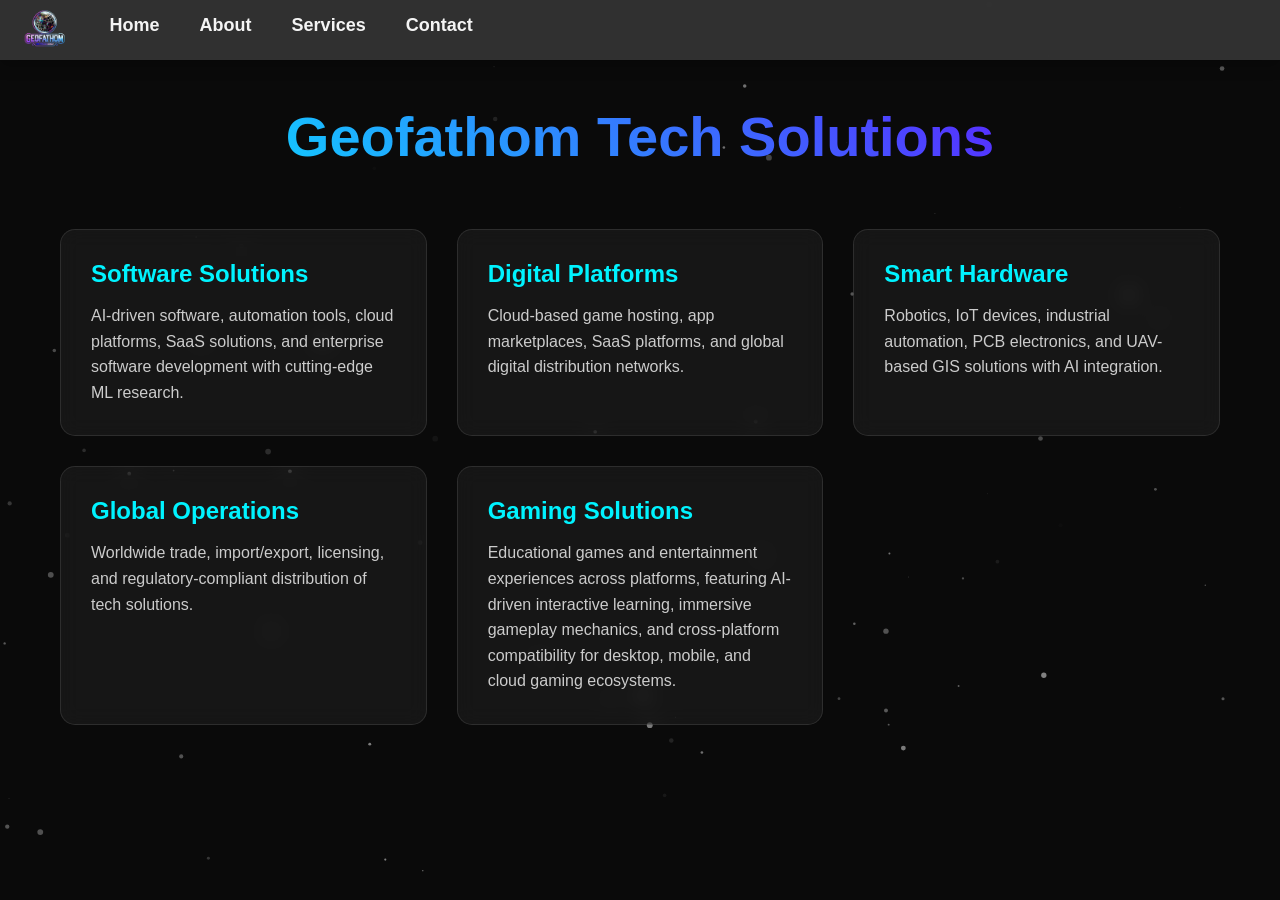
<file: services.html>
<!DOCTYPE html>
<html lang="en">
<head>
    <meta charset="UTF-8">
    <meta name="viewport" content="width=device-width, initial-scale=1.0">
    <title>Tech Solutions - Next-Gen Innovation</title>
    <script src="https://code.jquery.com/jquery-3.6.0.min.js"></script>
    <link rel="stylesheet" href="styles.css">
    <style>
        * {
            margin: 0;
            padding: 0;
            box-sizing: border-box;
            font-family: 'Segoe UI', sans-serif;
        }

        body {
            background: #0a0a0a;
            color: #fff;
            overflow-x: hidden;
        }

        .canvas-bg {
            position: fixed;
            top: 0;
            left: 0;
            z-index: -1;
        }

        .container {
            max-width: 1200px;
            margin: 5% auto;
            padding: 40px 20px;
        }

        .section-header {
            text-align: center;
            margin-bottom: 60px;
            opacity: 0;
            transform: translateY(30px);
            transition: 1s;
        }

        .section-header.active {
            opacity: 1;
            transform: translateY(0);
        }

        h1 {
            font-size: 3.5em;
            background: linear-gradient(45deg, #00f3ff, #6a00ff);
            -webkit-background-clip: text;
            -webkit-text-fill-color: transparent;
            margin-bottom: 20px;
        }

        .service-grid {
            display: grid;
            grid-template-columns: repeat(auto-fit, minmax(300px, 1fr));
            gap: 30px;            
          
        }

        .service-card {
            background: rgba(255, 255, 255, 0.05);
            padding: 30px;
            border-radius: 15px;
            backdrop-filter: blur(10px);
            border: 1px solid rgba(255, 255, 255, 0.1);
            transition: 0.5s;
            opacity: 0;
            transform: translateY(30px);
            cursor: pointer;
        }

        .service-card.active {
            opacity: 1;
            transform: translateY(0);
        }

        .service-card:hover {
            transform: translateY(-10px);
            background: rgba(255, 255, 255, 0.1);
        }

        h2 {
            color: #00f3ff;
            margin-bottom: 15px;
            font-size: 1.5em;
        }

        p {
            line-height: 1.6;
            color: #ccc;
        }

        .gradient-border {
            position: relative;
        }

        .gradient-border::before {
            content: '';
            position: absolute;
            top: -2px;
            left: -2px;
            right: -2px;
            bottom: -2px;
            background: linear-gradient(45deg, #00f3ff, #6a00ff);
            z-index: -1;
            border-radius: 15px;
            opacity: 0;
            transition: 0.3s;
        }

        .service-card:hover::before {
            opacity: 1;
        }

       
        /* Add this to your existing CSS */
    @media (min-width: 768px) {
         
        .service-card.large-card {
            grid-column: span 2;
            min-height: 280px;
            display: flex;
            flex-direction: column;
            justify-content: center;
        }
        
        .service-card.large-card h2 {
            font-size: 2em;
            margin-bottom: 25px;
        }
        
        .service-card.large-card p {
            font-size: 1.1em;
            max-width: 800px;
        }
    }

     
    @media (max-width: 768px) {
             .container{
                position: absolute;
                top: 10%;
             }
            h1 {
                font-size: 2.5em;
            }
            
            .service-grid {
                grid-template-columns: 1fr;
            }
        }
    </style>
</head>
<body>
     <!-- Navigation Bar --> 
     <div id="navbar">
        <div class="nav-container"> 
            <img src="logo.png"   alt="">
            <a href="" class="nav-link">Home</a>
            <a href="about.html" class="nav-link">About</a>
            <a href="services.html" class="nav-link">Services</a>
            <a href="contact.html" class="nav-link">Contact</a>  
        </div>
    </div>
    <canvas class="canvas-bg" id="canvas"></canvas>

    <div class="container">
        <div class="section-header">
            <h1>Geofathom Tech Solutions</h1>
        </div>

        <div class="service-grid">
            <!-- Software Solutions -->
            <div class="service-card gradient-border">
                <h2>Software Solutions</h2>
                <p>AI-driven software, automation tools, cloud platforms, SaaS solutions, and enterprise software development with cutting-edge ML research.</p>
            </div>

            <!-- Digital Distribution -->
            <div class="service-card gradient-border">
                <h2>Digital Platforms</h2>
                <p>Cloud-based game hosting, app marketplaces, SaaS platforms, and global digital distribution networks.</p>
            </div>

            <!-- Hardware & IoT -->
            <div class="service-card gradient-border">
                <h2>Smart Hardware</h2>
                <p>Robotics, IoT devices, industrial automation, PCB electronics, and UAV-based GIS solutions with AI integration.</p>
            </div>

            <!-- Global Trade -->
            <div class="service-card gradient-border">
                <h2>Global Operations</h2>
                <p>Worldwide trade, import/export, licensing, and regulatory-compliant distribution of tech solutions.</p>
            </div>

            <!-- Gaming Solutions -->
<div class="service-card gradient-border">
    <h2>Gaming Solutions</h2>
    <p>Educational games and entertainment experiences across platforms, featuring AI-driven interactive learning, immersive gameplay mechanics, and cross-platform compatibility for desktop, mobile, and cloud gaming ecosystems.</p>
</div>
        </div>
    </div>

    <script>
        // Canvas Background Animation
        const canvas = document.getElementById('canvas');
        const ctx = canvas.getContext('2d');
        
        function resizeCanvas() {
            canvas.width = window.innerWidth;
            canvas.height = window.innerHeight;
        }
        
        window.addEventListener('resize', resizeCanvas);
        resizeCanvas();

        // Particle System
        class Particle {
            constructor() {
                this.reset();
            }

            reset() {
                this.x = Math.random() * canvas.width;
                this.y = Math.random() * canvas.height;
                this.vx = (Math.random() - 0.5) * 0.5;
                this.vy = (Math.random() - 0.5) * 0.5;
                this.radius = Math.random() * 3;
                this.alpha = Math.random() * 0.5;
            }

            draw() {
                ctx.fillStyle = `rgba(255, 255, 255, ${this.alpha})`;
                ctx.beginPath();
                ctx.arc(this.x, this.y, this.radius, 0, Math.PI * 2);
                ctx.fill();
            }

            update() {
                this.x += this.vx;
                this.y += this.vy;
                
                if (this.x < 0 || this.x > canvas.width || 
                    this.y < 0 || this.y > canvas.height) {
                    this.reset();
                }
            }
        }

        const particles = Array(100).fill().map(() => new Particle());

        function animate() {
            ctx.fillStyle = '#0a0a0a';
            ctx.fillRect(0, 0, canvas.width, canvas.height);

            particles.forEach(particle => {
                particle.update();
                particle.draw();
            });

            requestAnimationFrame(animate);
        }
        animate();

        // Scroll Animations
        $(document).ready(function() {
            $(window).scroll(function() {
                $('.section-header').each(function() {
                    if ($(this).offset().top < $(window).scrollTop() + $(window).height() - 100) {
                        $(this).addClass('active');
                    }
                });

                $('.service-card').each(function(i) {
                    if ($(this).offset().top < $(window).scrollTop() + $(window).height() - 100) {
                        setTimeout(() => {
                            $(this).addClass('active');
                        }, i * 200);
                    }
                });
            }).scroll();
        });

        // Hover Effect
        $('.service-card').hover(
            function() {
                $(this).css('transform', 'translateY(-10px)');
            },
            function() {
                $(this).css('transform', 'translateY(0)');
            }
        );
    </script>
</body>
</html>
</file>
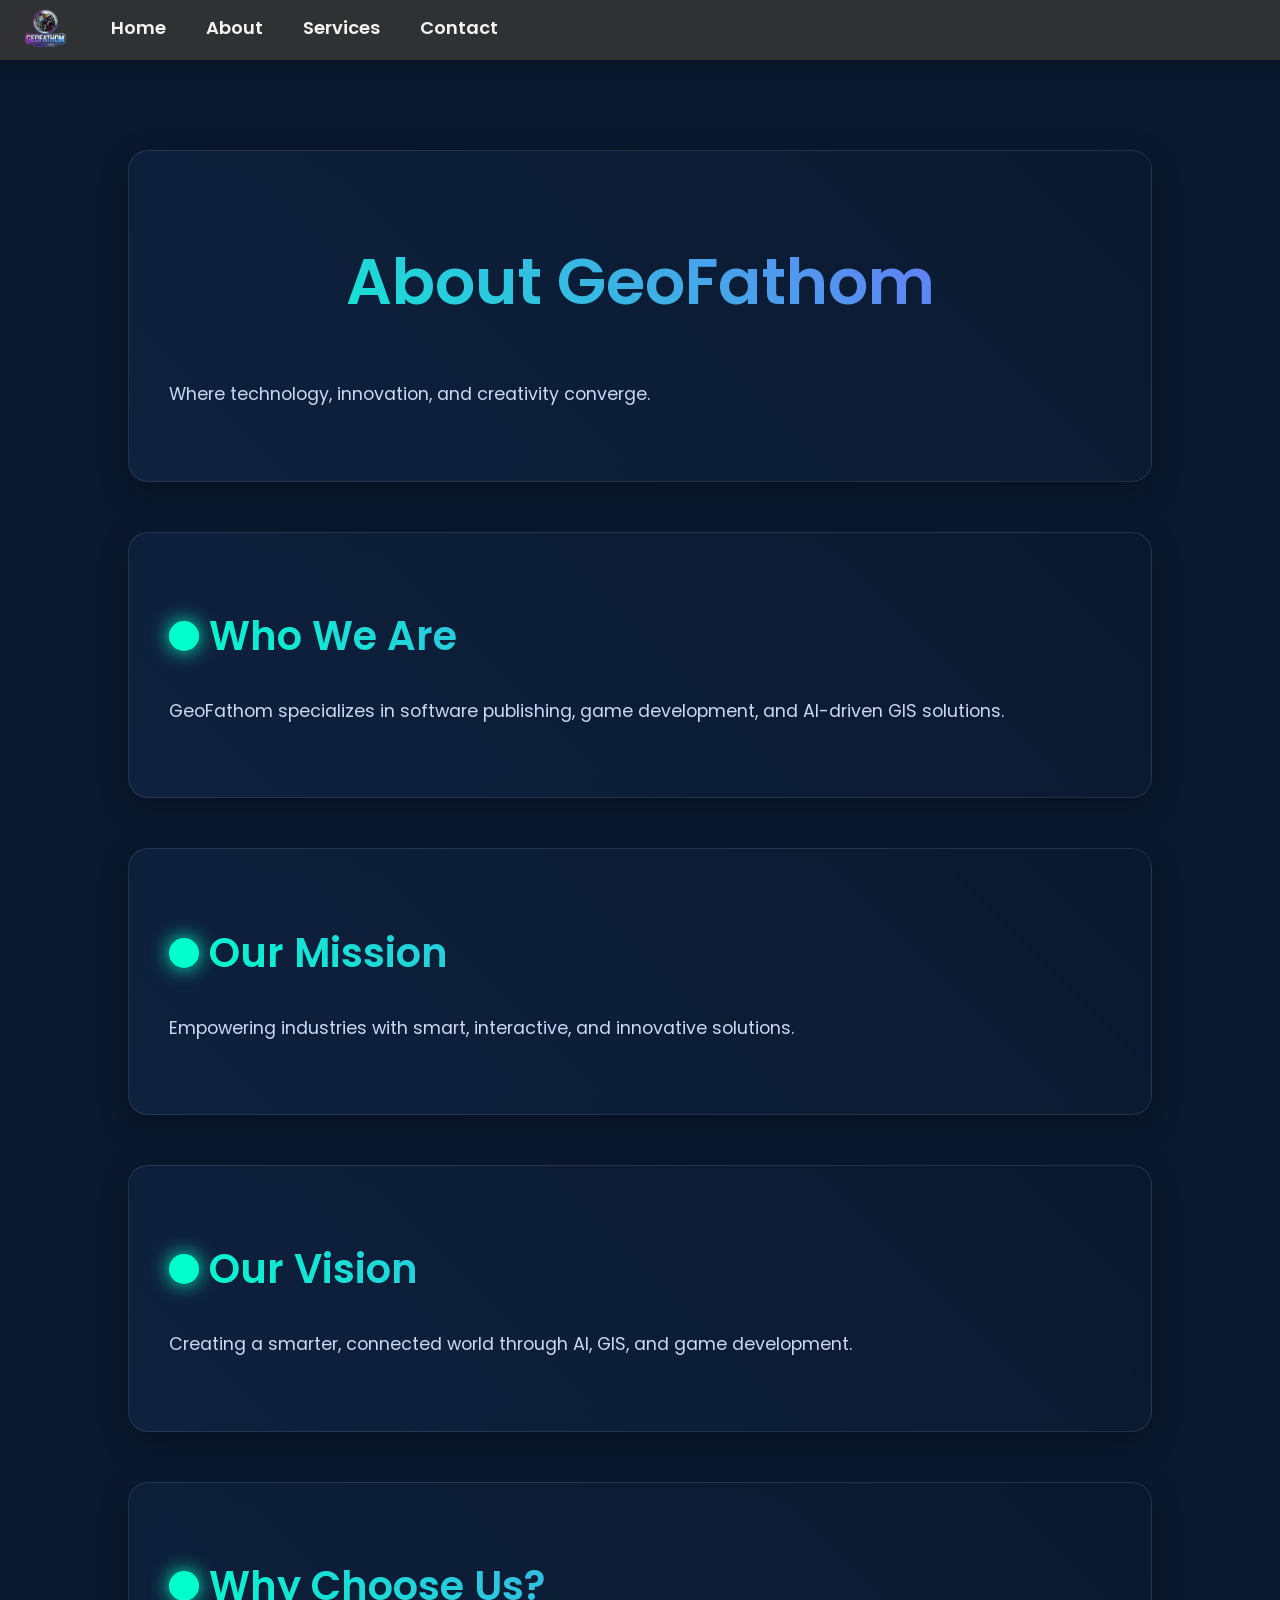
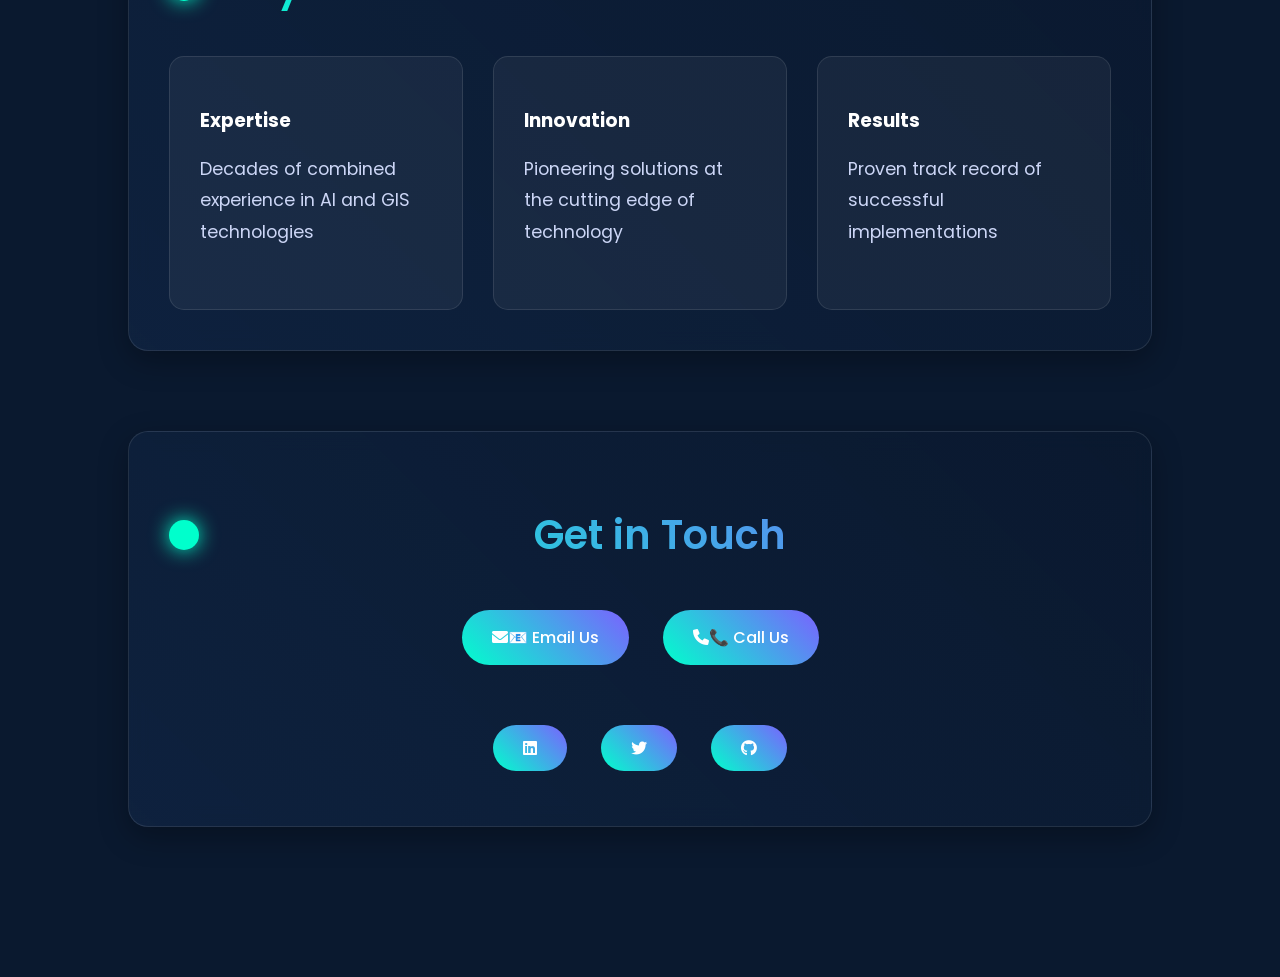
<file: src/assets/pages/about.html>
<!DOCTYPE html>
<html lang="en">
<head>
    <meta charset="UTF-8">
    <meta name="viewport" content="width=device-width, initial-scale=1.0">
    <title>About Us - GeoFathom</title>
    <link rel="stylesheet" href="https://cdnjs.cloudflare.com/ajax/libs/font-awesome/6.0.0/css/all.min.css">
    <link href="https://fonts.googleapis.com/css2?family=Poppins:wght@300;400;600&display=swap" rel="stylesheet">
    <script src="https://code.jquery.com/jquery-3.6.0.min.js"></script>
    <link rel="stylesheet" href="/src/assets/css/styles.css">
    <link rel="stylesheet" href="/src/assets/css/about.css">
</head>
<body>
    <canvas id="bgCanvas"></canvas>
     <!-- Navigation Bar -->
     <div id="navbar">
        <div class="nav-container">
            <img src="/src/assets/images/logo.png"   alt="">
            <a href="/index.html" class="nav-link">Home</a>
            <a href="/src/assets/pages/about.html" class="nav-link">About</a>
            <a href="/src/assets/pages/services.html" class="nav-link">Services</a>
            <a href="/src/assets/pages/contact.html" class="nav-link">Contact</a>
        </div>
    </div>
    <div class="container">
        <div class="section visible">
            <h1>About GeoFathom</h1>
            <p class="tagline">Where technology, innovation, and creativity converge.</p>
        </div>

        <div class="section visible">
            <h2>Who We Are</h2>
            <p>GeoFathom specializes in software publishing, game development, and AI-driven GIS solutions.</p>
        </div>

        <div class="section visible">
            <h2>Our Mission</h2>
            <p>Empowering industries with smart, interactive, and innovative solutions.</p>
        </div>

        <div class="section visible">
            <h2>Our Vision</h2>
            <p>Creating a smarter, connected world through AI, GIS, and game development.</p>
        </div>

        <div class="section visible">
            <h2>Why Choose Us?</h2>
            <div class="grid">
                <div class="card">
                    <h3>Expertise</h3>
                    <p>Decades of combined experience in AI and GIS technologies</p>
                </div>
                <div class="card">
                    <h3>Innovation</h3>
                    <p>Pioneering solutions at the cutting edge of technology</p>
                </div>
                <div class="card">
                    <h3>Results</h3>
                    <p>Proven track record of successful implementations</p>
                </div>
            </div>
        </div>

        <div class="section contact visible">
            <h2>Get in Touch</h2>
            <a href="mailto:info@geofathom.com">
                <i class="fas fa-envelope"></i>
                📧 Email Us
            </a>
            <a href="tel:+923251185046">
                <i class="fas fa-phone"></i>
                📞 Call Us
            </a>
            <div class="socials" style="margin-top: 30px;">
                <a href="#" class="social-icon"><i class="fab fa-linkedin"></i></a>
                <a href="#" class="social-icon"><i class="fab fa-twitter"></i></a>
                <a href="#" class="social-icon"><i class="fab fa-github"></i></a>
            </div>
        </div>
    </div>

    
</body>
</html>
</file>
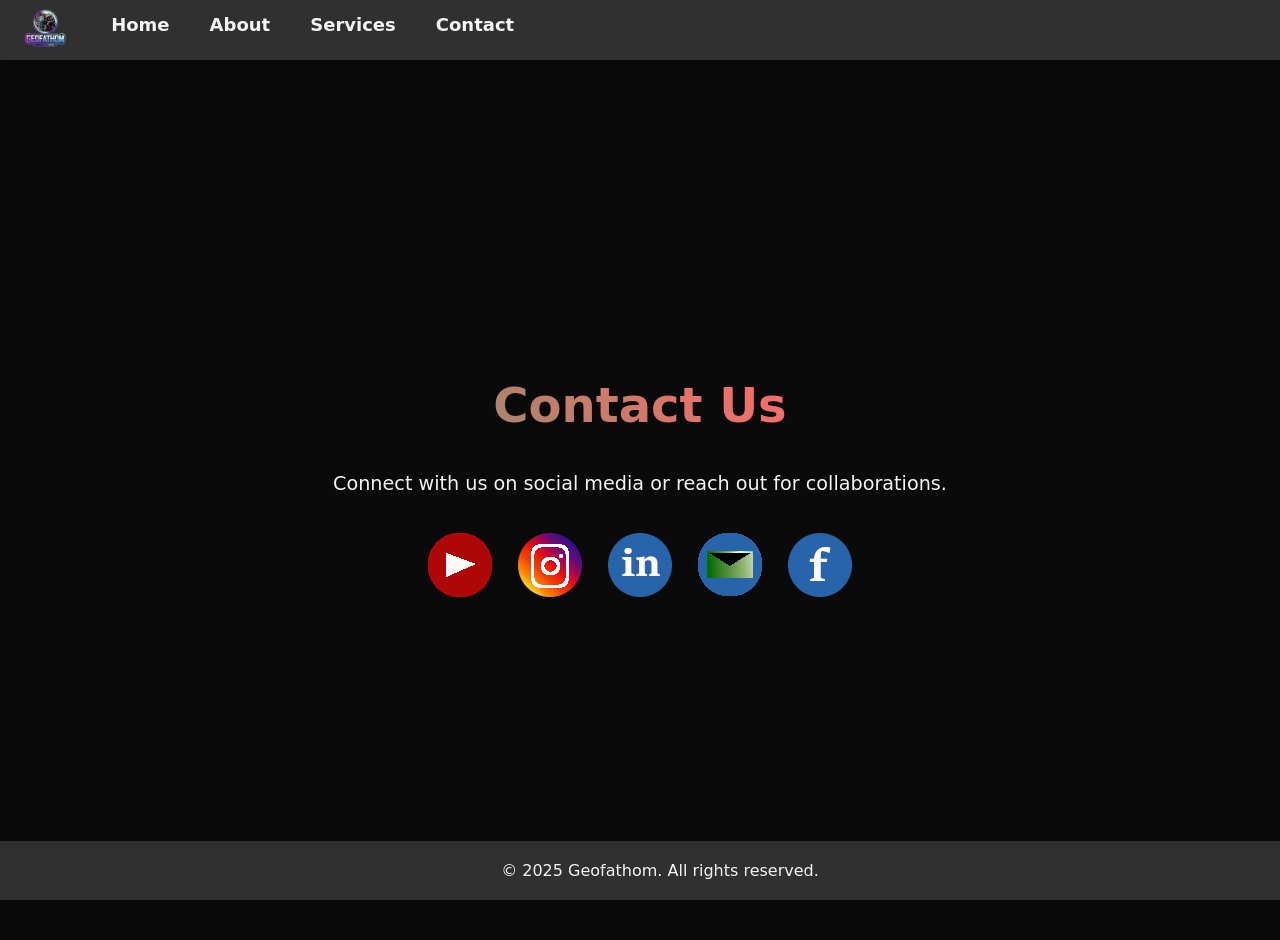
<file: src/assets/pages/contact.html>
<!DOCTYPE html>
<html lang="en">
<head>
    <meta charset="UTF-8">
    <meta name="viewport" content="width=device-width, initial-scale=1.0">
    <title>Contact Us - Geofathom</title>
    <link rel="stylesheet" href="/src/assets/css/styles.css">
    <link rel="stylesheet" href="/src/assets/css/contact.css">
</head>
<body>
    <!-- Navigation Bar -->
    <div id="navbar">
        <div class="nav-container">
            <img src="/src/assets/images/logo.png"   alt="">
            <a href="/index.html" class="nav-link">Home</a>
            <a href="/src/assets/pages/about.html" class="nav-link">About</a>
            <a href="/src/assets/pages/services.html" class="nav-link">Services</a>
            <a href="/src/assets/pages/contact.html" class="nav-link">Contact</a>
        </div>
    </div>

    <!-- Contact Section -->
    <div class="contact-section">
        <h1>Contact Us</h1>
        <p>Connect with us on social media or reach out for collaborations.</p>
        <div class="social-links">
            <a href="https://www.youtube.com/@GeoFathom" class="social-link" target="_blank"><img src="/src/assets/Icons/youtube.png" alt=""></a> <!-- YouTube -->
            <a href="https://www.instagram.com/geofathom" class="social-link" target="_blank"><img src="/src/assets/Icons/instagram.png" alt=""></a> <!-- Instagram -->
            <a href="https://linkedin.com/company/geofathom-smc-private-limited" class="social-link" target="_blank"><img src="/src/assets/Icons/linkedin.png" alt=""></a> <!-- LinkedIn -->
            <a href="mailto:info@geofathom.com" class="social-link" target="_blank"><img src="/src/assets/Icons/Mail.png" alt=""></a> <!-- Email -->
            <a href="https://www.facebook.com/geofathomofficialpage" class="social-link" target="_blank"><img src="/src/assets/Icons/Facebook.png" alt=""></a> <!-- Facebook -->
        </div>
    </div>

    <!-- Footer -->
    <div class="footer">
        &copy; 2025 Geofathom. All rights reserved.
    </div>

    <!-- Canvas for Background Animation -->
    <canvas id="canvas1"></canvas>
</body>
</html>
</file>
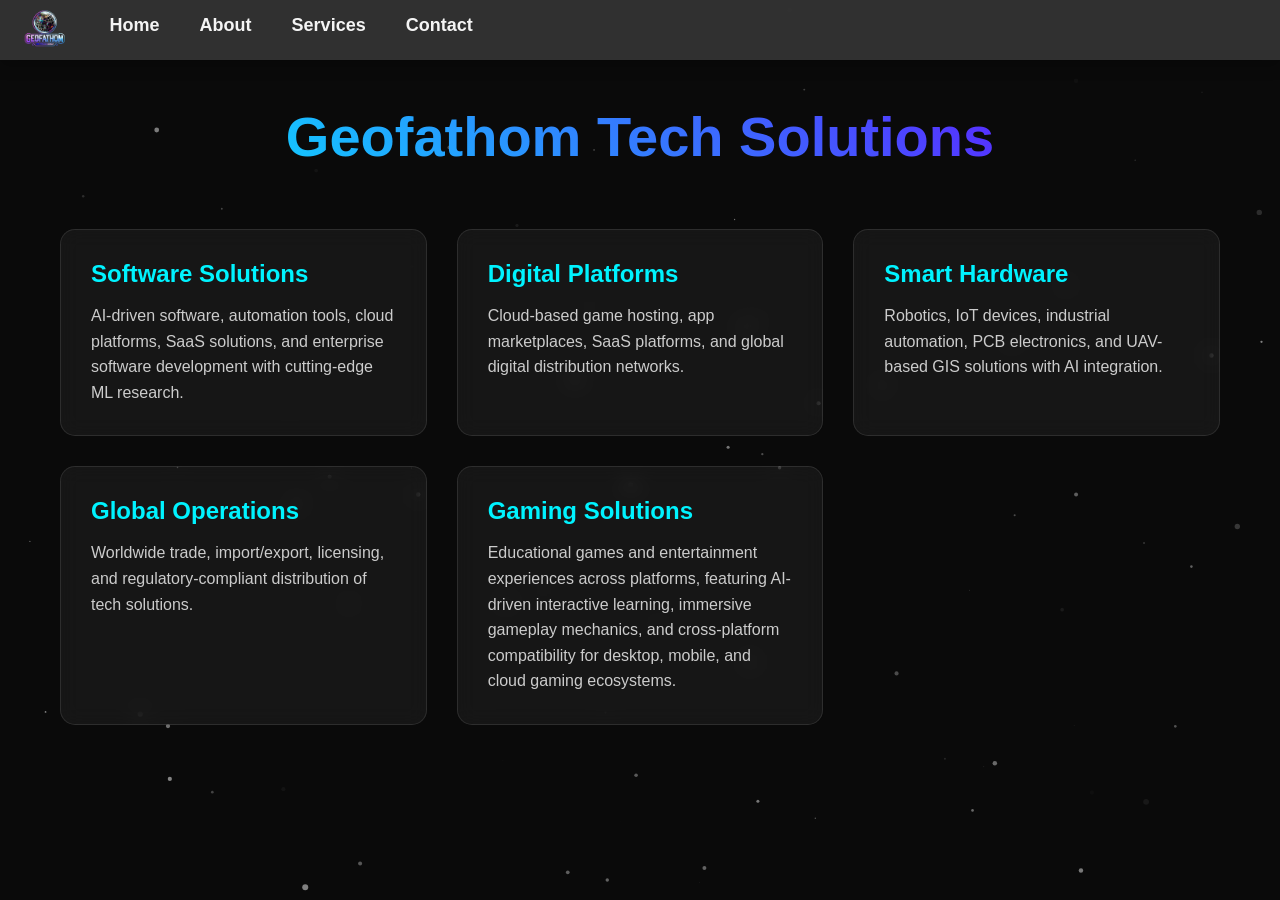
<file: src/assets/pages/services.html>
<!DOCTYPE html>
<html lang="en">
<head>
    <meta charset="UTF-8">
    <meta name="viewport" content="width=device-width, initial-scale=1.0">
    <title>Tech Solutions - Next-Gen Innovation</title>
    <script src="https://code.jquery.com/jquery-3.6.0.min.js"></script>
    <link rel="stylesheet" href="/src/assets/css/styles.css">
    <link rel="stylesheet" href="/src/assets/css/services.css">
</head>
<body>
     <!-- Navigation Bar --> 
     <div id="navbar">
        <div class="nav-container"> 
            <img src="/src/assets/images/logo.png"   alt="">
            <a href="/index.html" class="nav-link">Home</a>
            <a href="/src/assets/pages/about.html" class="nav-link">About</a>
            <a href="/src/assets/pages/services.html" class="nav-link">Services</a>
            <a href="/src/assets/pages/contact.html" class="nav-link">Contact</a>  
        </div>
    </div>
    <canvas class="canvas-bg" id="canvas"></canvas>

    <div class="container">
        <div class="section-header">
            <h1>Geofathom Tech Solutions</h1>
        </div>

        <div class="service-grid">
            <!-- Software Solutions -->
            <div class="service-card gradient-border">
                <h2>Software Solutions</h2>
                <p>AI-driven software, automation tools, cloud platforms, SaaS solutions, and enterprise software development with cutting-edge ML research.</p>
            </div>

            <!-- Digital Distribution -->
            <div class="service-card gradient-border">
                <h2>Digital Platforms</h2>
                <p>Cloud-based game hosting, app marketplaces, SaaS platforms, and global digital distribution networks.</p>
            </div>

            <!-- Hardware & IoT -->
            <div class="service-card gradient-border">
                <h2>Smart Hardware</h2>
                <p>Robotics, IoT devices, industrial automation, PCB electronics, and UAV-based GIS solutions with AI integration.</p>
            </div>

            <!-- Global Trade -->
            <div class="service-card gradient-border">
                <h2>Global Operations</h2>
                <p>Worldwide trade, import/export, licensing, and regulatory-compliant distribution of tech solutions.</p>
            </div>

            <!-- Gaming Solutions -->
<div class="service-card gradient-border">
    <h2>Gaming Solutions</h2>
    <p>Educational games and entertainment experiences across platforms, featuring AI-driven interactive learning, immersive gameplay mechanics, and cross-platform compatibility for desktop, mobile, and cloud gaming ecosystems.</p>
</div>
        </div>
    </div>

    <script>
        // Canvas Background Animation
        const canvas = document.getElementById('canvas');
        const ctx = canvas.getContext('2d');
        
        function resizeCanvas() {
            canvas.width = window.innerWidth;
            canvas.height = window.innerHeight;
        }
        
        window.addEventListener('resize', resizeCanvas);
        resizeCanvas();

        // Particle System
        class Particle {
            constructor() {
                this.reset();
            }

            reset() {
                this.x = Math.random() * canvas.width;
                this.y = Math.random() * canvas.height;
                this.vx = (Math.random() - 0.5) * 0.5;
                this.vy = (Math.random() - 0.5) * 0.5;
                this.radius = Math.random() * 3;
                this.alpha = Math.random() * 0.5;
            }

            draw() {
                ctx.fillStyle = `rgba(255, 255, 255, ${this.alpha})`;
                ctx.beginPath();
                ctx.arc(this.x, this.y, this.radius, 0, Math.PI * 2);
                ctx.fill();
            }

            update() {
                this.x += this.vx;
                this.y += this.vy;
                
                if (this.x < 0 || this.x > canvas.width || 
                    this.y < 0 || this.y > canvas.height) {
                    this.reset();
                }
            }
        }

        const particles = Array(100).fill().map(() => new Particle());

        function animate() {
            ctx.fillStyle = '#0a0a0a';
            ctx.fillRect(0, 0, canvas.width, canvas.height);

            particles.forEach(particle => {
                particle.update();
                particle.draw();
            });

            requestAnimationFrame(animate);
        }
        animate();

        // Scroll Animations
        $(document).ready(function() {
            $(window).scroll(function() {
                $('.section-header').each(function() {
                    if ($(this).offset().top < $(window).scrollTop() + $(window).height() - 100) {
                        $(this).addClass('active');
                    }
                });

                $('.service-card').each(function(i) {
                    if ($(this).offset().top < $(window).scrollTop() + $(window).height() - 100) {
                        setTimeout(() => {
                            $(this).addClass('active');
                        }, i * 200);
                    }
                });
            }).scroll();
        });

        // Hover Effect
        $('.service-card').hover(
            function() {
                $(this).css('transform', 'translateY(-10px)');
            },
            function() {
                $(this).css('transform', 'translateY(0)');
            }
        );
    </script>
</body>
</html>
</file>
<file: src/assets/css/styles.css>
/* Global Styles */
:root {
    --primary: #a7866c; /* Primary color */
    --secondary: #2f302f; /* Secondary color */
    --accent: #ff6b6b; /* Accent color */
    --text-light: #f4f4f4; /* Light text */
    --bg-dark: #0a0a0a; /* Dark background */
    --navbar-height: 60px; /* Navbar height */
}

body {
    font-family: 'Segoe UI', system-ui, sans-serif;
    margin: 0;
    padding: 0;
    background-color: var(--bg-dark);
    color: var(--text-light);
    overflow-x: hidden;
}

#canvas1 {
    position: fixed;
    top: 0;
    left: 0;
    width: 100%;
    height: 100%;
    background-color: var(--bg-dark);
    z-index: -1;
}

#logo {
    position: fixed;
    top: 10%;
    width: 20%;
    left: 40%;
    z-index: 10;
}

/* Navigation Bar */
#navbar {
    display: flex;
    justify-content: space-between;
    align-items: center;
    width: 100%;
    height: var(--navbar-height);
    background-color: rgba(51, 51, 51, 0.95);
    backdrop-filter: blur(10px);
    position: fixed;
    top: 0;
    left: 0;
    padding: 0 20px;
    box-shadow: 0 4px 15px rgba(0, 0, 0, 0.3);
    z-index: 100;
}

.nav-container {
    display: flex;
    flex-direction: row;
    gap: 40px;
    align-self: center;

}

#navbar img{ 
    width: 4%;
}
 
.nav-link {
    color: var(--text-light);
    text-decoration: none;
    font-size: 18px;
    font-weight: 600;
    padding: 10px 0;
    position: relative;
    transition: color 0.3s ease;
}

.nav-link::after {
    content: '';
    position: absolute;
    left: 0;
    bottom: 0;
    width: 0;
    height: 2px;
    background-color: var(--accent);
    transition: width 0.3s ease;
}

.nav-link:hover {
    color: var(--accent);
}

.nav-link:hover::after {
    width: 100%;
}

/* Menu Section */
.menu {
    display: flex;
    flex-direction: column;
    align-items: center;
    justify-content: center;
    margin-top: var(--navbar-height);
    gap: 20px;
    padding: 20px;
    width: 100%;
    position: fixed;
    top: 40%;
}

.menu-item {
    width: 90%;
    max-width: 400px;
    height: 30px; /* Adjusted height */
    font-size: 24px; /* Adjusted font size */
    font-weight: bold;
    transition: all 0.3s ease;
    display: flex;
    align-items: center;
    justify-content: flex-start;
    padding: 20px 40px;
    text-align: left;
    background-color: rgba(255, 255, 255, 0.05);
    background-repeat: no-repeat;
    background-size: contain;
    border-radius: 12px;
    border: 1px solid rgba(255, 255, 255, 0.1);
    backdrop-filter: blur(10px);
    cursor: pointer;
}

.menu-item:hover {
    transform: translateY(-5px);
    box-shadow: 0 10px 20px rgba(0, 0, 0, 0.3);
    background-color: rgba(255, 255, 255, 0.1);
}

/* Footer */
.footer {
    background: var(--secondary);
    color: var(--text-light);
    padding: 20px;
    width: 100%;
    position: fixed;
    bottom: 0;
    text-align: center;
    margin-top: auto;
}
 .menu-item a{
        text-decoration: none; 
        color: #f4f4f4;
    }

/* Responsive Design */
@media (max-width: 768px) {
    #logo {
        width: 40%;
        left: 35%;
        top: 5%;
    }

    .nav-container {
        gap: 10px;
    }

    .nav-link {
        font-size: 16px;
    }
    #navbar img{
        width: 12%;
    }

    .menu {
        top: 40%;
    }

    .menu-item {
        height: 50px;
        font-size: 20px;
        padding: 15px 30px;
    }
   
}
@media (max-width: 480px) {
    #logo {
        width: 80%;
        left: 12%;
        top: 8%;
    }

    .nav-link {
        font-size: 14px;
    }

    .menu {
        top: 35%;
        width: 90%;
    }

    .menu-item {
        height: 30px;
        font-size: 18px;
        padding: 10px 20px;
    }
}
</file>
<file: src/assets/css/about.css>
:root {
    --primary: #00ffcc;
    --secondary: #7b61ff;
    --bg: #0a192f;
}

body {
    font-family: 'Poppins', sans-serif;
    margin: 0;
    padding: 0;
    background: var(--bg);
    color: #fff;
    overflow-x: hidden;
}

canvas {
    position: fixed;
    top: 0;
    left: 0;
    z-index: -1;
}

.container {
    padding: 100px 10%;
    max-width: 1200px;
    margin: 0 auto;
}

.section {
    background: linear-gradient(45deg, rgba(16, 36, 66, 0.8), rgba(10, 25, 47, 0.9));
    backdrop-filter: blur(10px);
    border-radius: 20px;
    padding: 40px;
    margin: 50px 0;
    border: 1px solid rgba(255,255,255,0.1);
    box-shadow: 0 10px 30px rgba(0,0,0,0.3);
    transform: translateY(50px);
    opacity: 0;
    transition: all 0.8s cubic-bezier(0.23, 1, 0.32, 1);
}

.section.visible {
    transform: translateY(0);
    opacity: 1;
}

h1, h2 {
    font-weight: 600;
    margin-bottom: 30px;
    position: relative;
    background: linear-gradient(45deg, var(--primary), var(--secondary));
    -webkit-background-clip: text;
    -webkit-text-fill-color: transparent;
}

h1 {
    font-size: 4em;
    text-align: center;
    margin-bottom: 50px;
}

h2 {
    font-size: 2.5em;
    padding-left: 40px;
}

h2::before {
    content: '';
    position: absolute;
    left: 0;
    top: 50%;
    transform: translateY(-50%);
    width: 30px;
    height: 30px;
    background: var(--primary);
    border-radius: 50%;
    filter: drop-shadow(0 0 10px var(--primary));
}

p {
    font-size: 1.1em;
    line-height: 1.8;
    color: #ccd6f6;
    margin-bottom: 30px;
}

.grid {
    display: grid;
    grid-template-columns: repeat(auto-fit, minmax(250px, 1fr));
    gap: 30px;
    margin-top: 40px; 
}

.card {
    background: rgba(255,255,255,0.05);
    padding: 30px;
    border-radius: 15px;
    border: 1px solid rgba(255,255,255,0.1);
    transition: all 0.3s ease;
}

.card:hover {
    transform: translateY(-10px);
    background: rgba(255,255,255,0.1);
}

.contact {
    text-align: center;
    margin-top: 80px;
}

.contact a {
    display: inline-flex;
    align-items: center;
    padding: 15px 30px;
    margin: 15px;
    border-radius: 50px;
    background: linear-gradient(45deg, var(--primary), var(--secondary));
    color: #fff;
    text-decoration: none;
    font-weight: 500;
    transition: all 0.3s ease;
}

.contact a:hover {
    transform: scale(1.05);
    box-shadow: 0 5px 15px rgba(0,255,204,0.3);
}

@media (max-width: 768px) {
    .container {
        padding: 80px 5%;
    }
    h1 {
        font-size: 2em;
    }
    h2 {
        font-size: 2em;
    }
     
}
</file>
<file: src/assets/css/contact.css>
/* Contact Section */
        .contact-section {
            display: flex;
            flex-direction: column;
            align-items: center;
            justify-content: center;
            min-height: 100vh;
            padding: 20px;
            text-align: center;
        }

        .contact-section h1 {
            font-size: 3rem;
            margin-bottom: 20px;
            background: linear-gradient(45deg, var(--primary), var(--accent));
            -webkit-background-clip: text;
            -webkit-text-fill-color: transparent;
        }

        .contact-section p {
            font-size: 1.2rem;
            color: var(--text-light);
            margin-bottom: 40px;
        }

        .social-links {
            display: flex;
            flex-direction: row;
            gap: 30px;
            flex-wrap: wrap;
            justify-content: center;
        }

        .social-link {
            display: flex;
            align-items: center;
            justify-content: center;
            width: 60px;
            height: 60px;
            background-color: rgba(255, 255, 255, 0.1);
            border-radius: 50%;
            transition: all 0.3s ease;
            text-decoration: none;
            color: var(--text-light);
            font-size: 24px;
        }

        .social-link:hover {
            background-color: var(--accent);
            transform: translateY(-5px);
            box-shadow: 0 10px 20px rgba(0, 0, 0, 0.3);
        }
 
        /* Responsive Design */
        @media (max-width: 768px) {
            .contact-section h1 {
                font-size: 2.5rem;
            }

            .contact-section p {
                font-size: 1rem;
            }

            .social-link {
                width: 50px;
                height: 50px;
                font-size: 20px;
            }
        }

        @media (max-width: 480px) {
            .contact-section h1 {
                font-size: 2rem;
            }

            .contact-section p {
                font-size: 0.9rem;
            }

            .social-link {
                width: 40px;
                height: 40px;
                font-size: 18px;
            }
        }
</file>
<file: src/assets/css/services.css>
* {
    margin: 0;
    padding: 0;
    box-sizing: border-box;
    font-family: 'Segoe UI', sans-serif;
}

body {
    background: #0a0a0a;
    color: #fff;
    overflow-x: hidden;
}

.canvas-bg {
    position: fixed;
    top: 0;
    left: 0;
    z-index: -1;
}

.container {
    max-width: 1200px;
    margin: 5% auto;
    padding: 40px 20px;
}

.section-header {
    text-align: center;
    margin-bottom: 60px;
    opacity: 0;
    transform: translateY(30px);
    transition: 1s;
}

.section-header.active {
    opacity: 1;
    transform: translateY(0);
}

h1 {
    font-size: 3.5em;
    background: linear-gradient(45deg, #00f3ff, #6a00ff);
    -webkit-background-clip: text;
    -webkit-text-fill-color: transparent;
    margin-bottom: 20px;
}

.service-grid {
    display: grid;
    grid-template-columns: repeat(auto-fit, minmax(300px, 1fr));
    gap: 30px;            
  
}

.service-card {
    background: rgba(255, 255, 255, 0.05);
    padding: 30px;
    border-radius: 15px;
    backdrop-filter: blur(10px);
    border: 1px solid rgba(255, 255, 255, 0.1);
    transition: 0.5s;
    opacity: 0;
    transform: translateY(30px);
    cursor: pointer;
}

.service-card.active {
    opacity: 1;
    transform: translateY(0);
}

.service-card:hover {
    transform: translateY(-10px);
    background: rgba(255, 255, 255, 0.1);
}

h2 {
    color: #00f3ff;
    margin-bottom: 15px;
    font-size: 1.5em;
}

p {
    line-height: 1.6;
    color: #ccc;
}

.gradient-border {
    position: relative;
}

.gradient-border::before {
    content: '';
    position: absolute;
    top: -2px;
    left: -2px;
    right: -2px;
    bottom: -2px;
    background: linear-gradient(45deg, #00f3ff, #6a00ff);
    z-index: -1;
    border-radius: 15px;
    opacity: 0;
    transition: 0.3s;
}

.service-card:hover::before {
    opacity: 1;
}


/* Add this to your existing CSS */
@media (min-width: 768px) {
 
.service-card.large-card {
    grid-column: span 2;
    min-height: 280px;
    display: flex;
    flex-direction: column;
    justify-content: center;
}

.service-card.large-card h2 {
    font-size: 2em;
    margin-bottom: 25px;
}

.service-card.large-card p {
    font-size: 1.1em;
    max-width: 800px;
}
}


@media (max-width: 768px) {
     .container{
        position: absolute;
        top: 10%;
     }
    h1 {
        font-size: 2.5em;
    }
    
    .service-grid {
        grid-template-columns: 1fr;
    }
}
</file>
<file: styles.css>
/* Global Styles */
:root {
    --primary: #a7866c; /* Primary color */
    --secondary: #2f302f; /* Secondary color */
    --accent: #ff6b6b; /* Accent color */
    --text-light: #f4f4f4; /* Light text */
    --bg-dark: #0a0a0a; /* Dark background */
    --navbar-height: 60px; /* Navbar height */
}

body {
    font-family: 'Segoe UI', system-ui, sans-serif;
    margin: 0;
    padding: 0;
    background-color: var(--bg-dark);
    color: var(--text-light);
    overflow-x: hidden;
}

#canvas1 {
    position: fixed;
    top: 0;
    left: 0;
    width: 100%;
    height: 100%;
    background-color: var(--bg-dark);
    z-index: -1;
}

#logo {
    position: fixed;
    top: 10%;
    width: 20%;
    left: 40%;
    z-index: 10;
}

/* Navigation Bar */
#navbar {
    display: flex;
    justify-content: space-between;
    align-items: center;
    width: 100%;
    height: var(--navbar-height);
    background-color: rgba(51, 51, 51, 0.95);
    backdrop-filter: blur(10px);
    position: fixed;
    top: 0;
    left: 0;
    padding: 0 20px;
    box-shadow: 0 4px 15px rgba(0, 0, 0, 0.3);
    z-index: 100;
}

.nav-container {
    display: flex;
    flex-direction: row;
    gap: 40px;
    align-self: center;

}

#navbar img{ 
    width: 4%;
}
 
.nav-link {
    color: var(--text-light);
    text-decoration: none;
    font-size: 18px;
    font-weight: 600;
    padding: 10px 0;
    position: relative;
    transition: color 0.3s ease;
}

.nav-link::after {
    content: '';
    position: absolute;
    left: 0;
    bottom: 0;
    width: 0;
    height: 2px;
    background-color: var(--accent);
    transition: width 0.3s ease;
}

.nav-link:hover {
    color: var(--accent);
}

.nav-link:hover::after {
    width: 100%;
}

/* Menu Section */
.menu {
    display: flex;
    flex-direction: column;
    align-items: center;
    justify-content: center;
    margin-top: var(--navbar-height);
    gap: 20px;
    padding: 20px;
    width: 100%;
    position: fixed;
    top: 40%;
}

.menu-item {
    width: 90%;
    max-width: 400px;
    height: 30px; /* Adjusted height */
    font-size: 24px; /* Adjusted font size */
    font-weight: bold;
    transition: all 0.3s ease;
    display: flex;
    align-items: center;
    justify-content: flex-start;
    padding: 20px 40px;
    text-align: left;
    background-color: rgba(255, 255, 255, 0.05);
    background-repeat: no-repeat;
    background-size: contain;
    border-radius: 12px;
    border: 1px solid rgba(255, 255, 255, 0.1);
    backdrop-filter: blur(10px);
    cursor: pointer;
}

.menu-item:hover {
    transform: translateY(-5px);
    box-shadow: 0 10px 20px rgba(0, 0, 0, 0.3);
    background-color: rgba(255, 255, 255, 0.1);
}

/* Footer */
.footer {
    background: var(--secondary);
    color: var(--text-light);
    padding: 20px;
    width: 100%;
    position: fixed;
    bottom: 0;
    text-align: center;
    margin-top: auto;
}

/* Responsive Design */
@media (max-width: 768px) {
    #logo {
        width: 40%;
        left: 35%;
        top: 5%;
    }

    .nav-container {
        gap: 10px;
    }

    .nav-link {
        font-size: 16px;
    }
    #navbar img{
        width: 12%;
    }

    .menu {
        top: 40%;
    }

    .menu-item {
        height: 50px;
        font-size: 20px;
        padding: 15px 30px;
    }
}

@media (max-width: 480px) {
    #logo {
        width: 80%;
        left: 12%;
        top: 8%;
    }

    .nav-link {
        font-size: 14px;
    }

    .menu {
        top: 35%;
        width: 90%;
    }

    .menu-item {
        height: 30px;
        font-size: 18px;
        padding: 10px 20px;
    }
}
</file>
